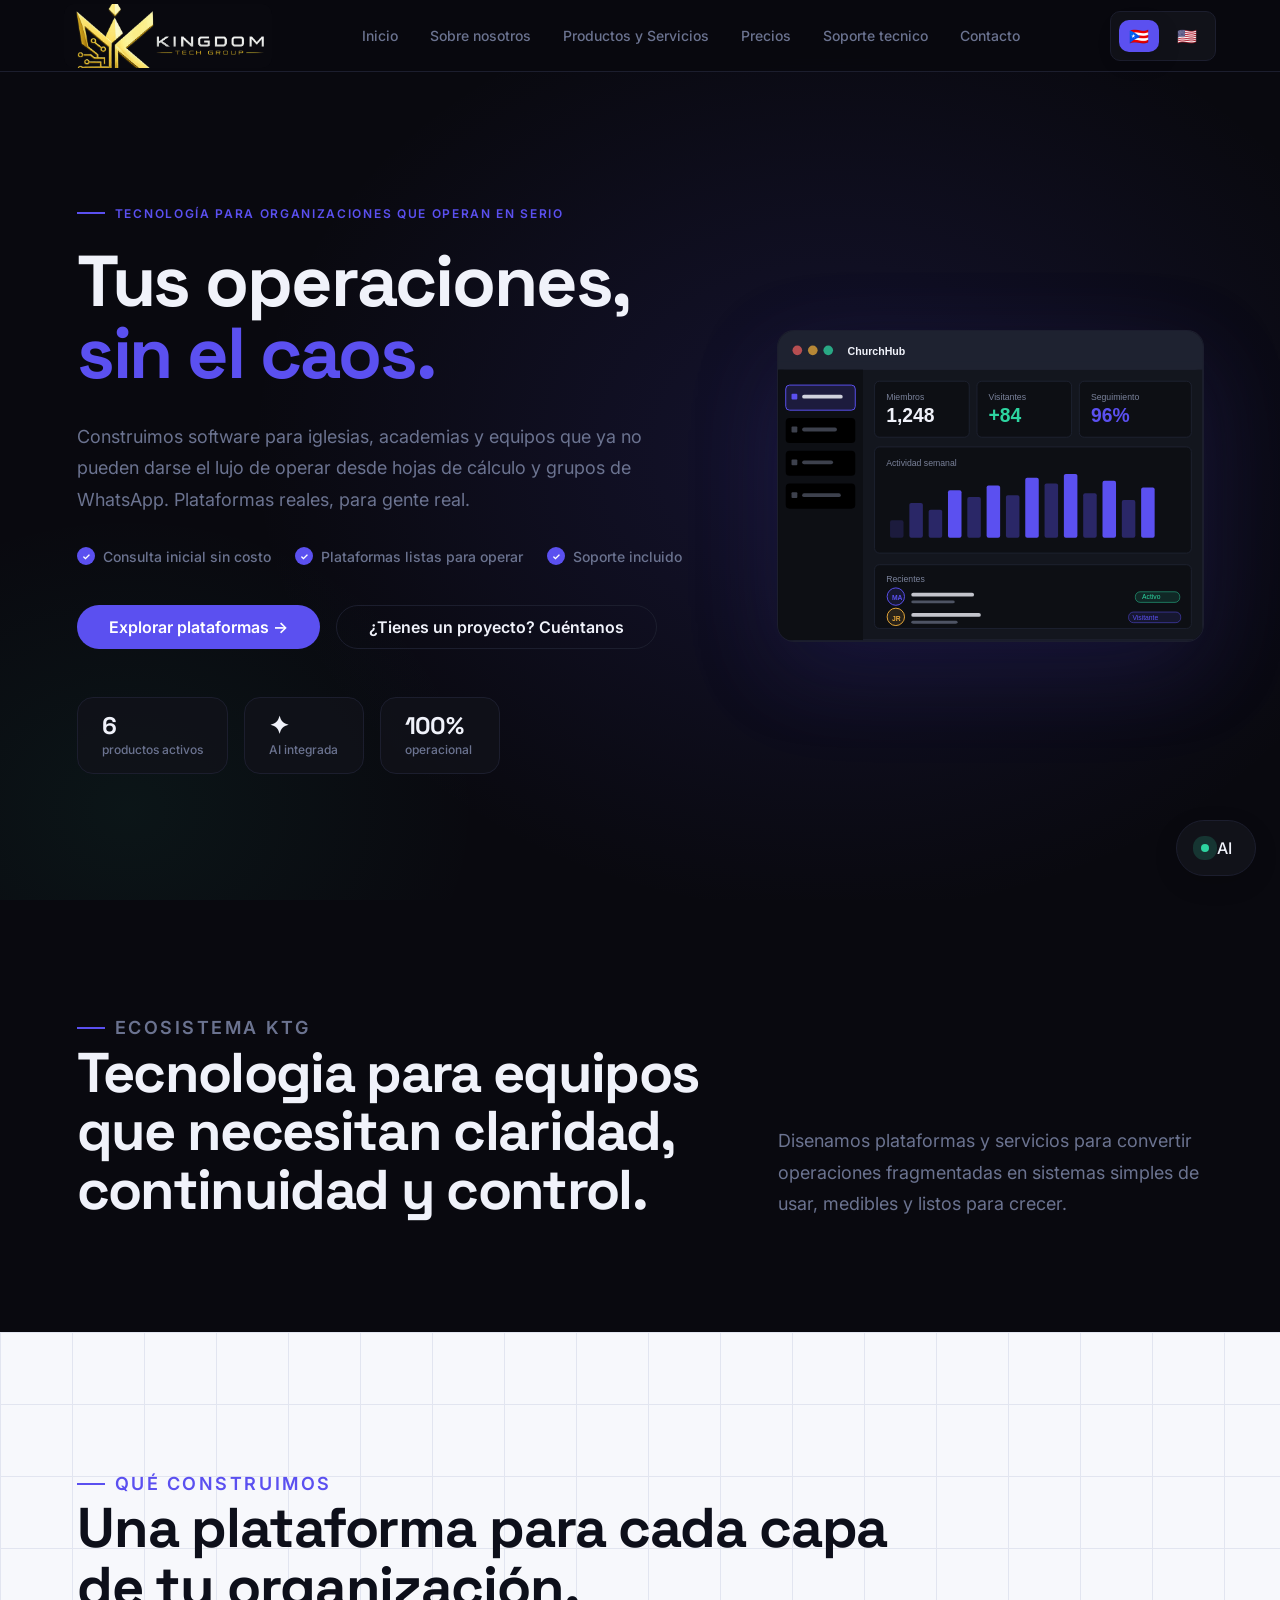
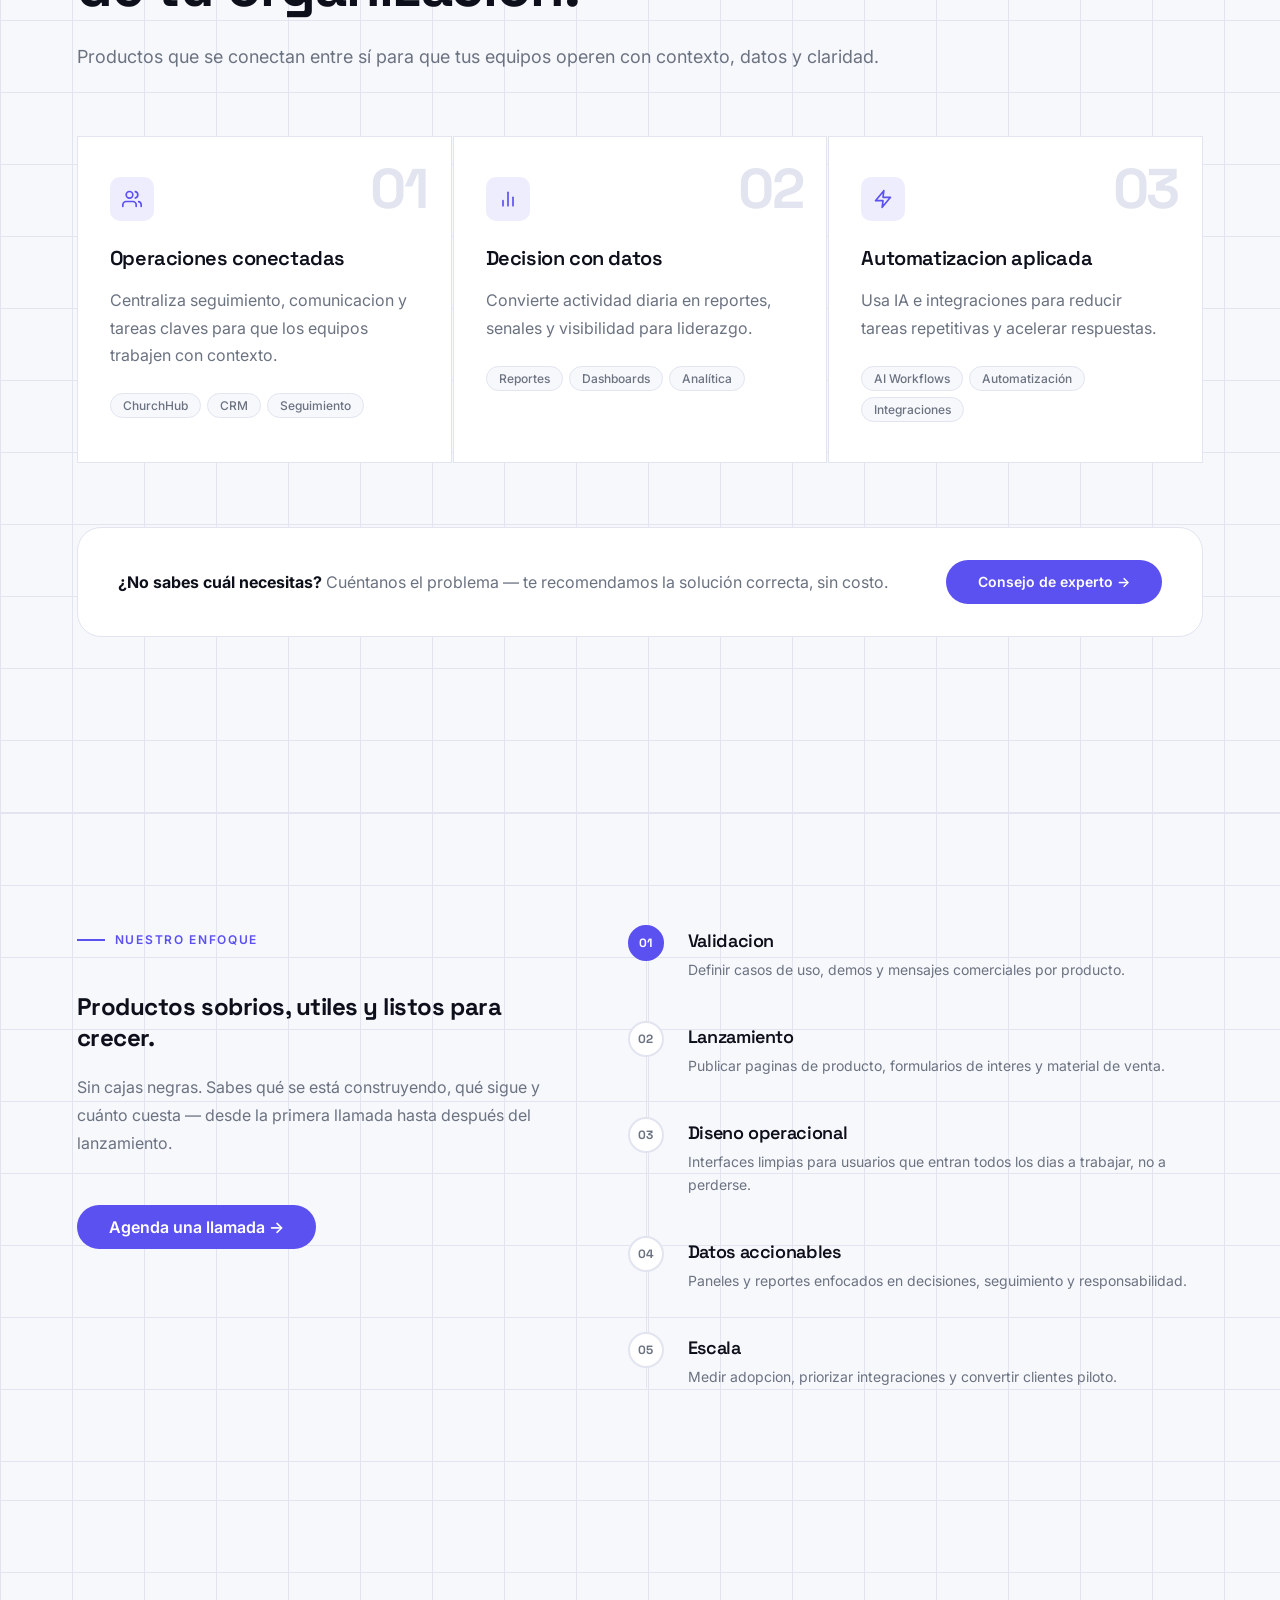
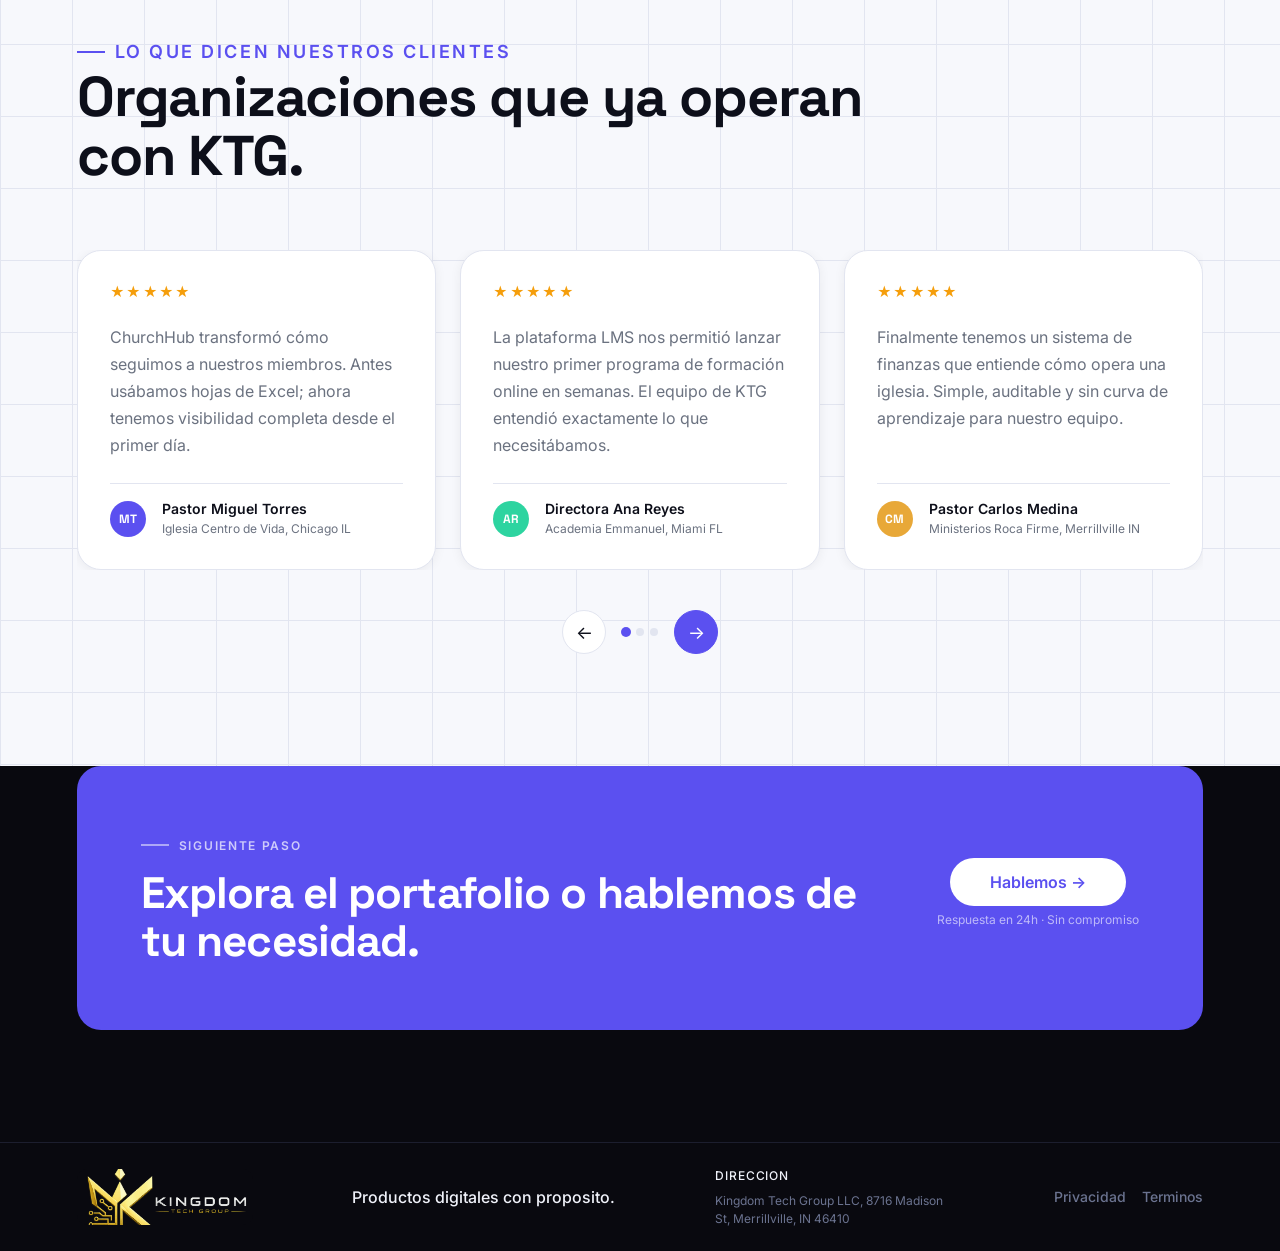
<file: index.html>
<!doctype html>
<html lang="es">
  <head>
    <meta charset="utf-8" />
    <meta name="viewport" content="width=device-width, initial-scale=1" />
    <meta
      name="description"
      content="Kingdom Tech Group desarrolla productos digitales para iglesias, organizaciones educativas y equipos que necesitan operar con claridad."
    />
    <meta property="og:title" content="Kingdom Tech Group | Productos digitales con proposito" />
    <meta property="og:description" content="Construimos software para iglesias, academias y equipos. Plataformas reales, para gente real." />
    <meta property="og:type" content="website" />
    <meta property="og:url" content="https://kingdomtechgroup.org/" />
    <meta property="og:image" content="https://kingdomtechgroup.org/assets/kingdom-tech-logo-original.png" />
    <meta name="twitter:card" content="summary_large_image" />
    <meta name="twitter:title" content="Kingdom Tech Group | Productos digitales con proposito" />
    <meta name="twitter:description" content="Construimos software para iglesias, academias y equipos. Plataformas reales, para gente real." />
    <title data-i18n="meta.title">Kingdom Tech Group | Productos digitales con proposito</title>
    <link rel="icon" href="assets/kingdom-tech-logo-original.png" />
    <link rel="preconnect" href="https://fonts.googleapis.com" />
    <link rel="preconnect" href="https://fonts.gstatic.com" crossorigin />
    <link
      href="https://fonts.googleapis.com/css2?family=Space+Grotesk:wght@500;600;700&family=Inter:wght@400;500&display=swap"
      rel="stylesheet"
    />
    <link rel="stylesheet" href="styles.css" />
  </head>
  <body>
    <header class="site-header">
      <a class="brand" href="#inicio" aria-label="Kingdom Tech Group inicio">
        <span class="brand-logo-frame">
          <img src="assets/kingdom-tech-logo-original.png" alt="" class="brand-logo" />
        </span>
        <span class="sr-only">Kingdom Tech Group</span>
      </a>
      <nav class="desktop-nav" aria-label="Navegacion principal">
        <a href="index.html" data-i18n="nav.home">Inicio</a>
        <a href="about.html" data-i18n="nav.about">Sobre nosotros</a>
        <div class="nav-mega">
          <a class="nav-mega-trigger" href="products.html" data-i18n="nav.productsServices">Productos y Servicios</a>
          <div class="mega-menu" role="menu">
            <p class="mega-title" data-i18n="mega.title">Explora KTG</p>
            <div class="mega-grid">
              <section class="mega-panel mega-platforms">
                <h3 data-i18n="mega.platforms.title">Plataformas</h3>
                <p data-i18n="mega.platforms.copy">Productos para operar, comunicar, formar y administrar mejor.</p>
                <div class="mega-links">
                  <a href="products.html"><span>CH</span>ChurchHub</a>
                  <a href="products.html"><span>LMS</span>LMS Platform</a>
                  <a href="products.html"><span>FI</span>Finanzas Iglesia</a>
                  <a href="products.html"><span>DS</span>KTG-Signage</a>
                  <a href="products.html"><span>VE</span><span data-i18n="product.voting.title">Voto Electronico</span></a>
                </div>
              </section>
              <section class="mega-panel mega-services">
                <h3 data-i18n="mega.services.title">Servicios</h3>
                <p data-i18n="mega.services.copy">Acompañamiento para lanzar, integrar y automatizar tus operaciones.</p>
                <div class="mega-links">
                  <a href="products.html"><span>AI</span>AI Workflows</a>
                  <a href="products.html"><span>UX</span><span data-i18n="services.strategy.title">Consultoria de producto</span></a>
                  <a href="products.html"><span>API</span><span data-i18n="services.integration.title">Integraciones</span></a>
                  <a href="support.html"><span>ST</span><span data-i18n="nav.support">Soporte tecnico</span></a>
                </div>
              </section>
            </div>
            <a class="mega-footer" href="products.html" data-i18n="mega.footer">Ver todos los productos y servicios</a>
          </div>
        </div>
        <a href="pricing.html" data-i18n="nav.pricing">Precios</a>
        <a href="support.html" data-i18n="nav.support">Soporte</a>
        <a href="contact.html" data-i18n="nav.contact">Contacto</a>
      </nav>
      <div class="language-switch" role="group" aria-label="Language selector">
        <button type="button" data-language-option="es" aria-label="Español Puerto Rico">🇵🇷</button>
        <button type="button" data-language-option="en" aria-label="English United States">🇺🇸</button>
      </div>
      <button class="menu-toggle" type="button" aria-label="Abrir menu" aria-expanded="false">
        <span></span>
        <span></span>
      </button>
    </header>

    <nav class="mobile-nav" aria-label="Navegacion movil">
      <a href="index.html" data-i18n="nav.home">Inicio</a>
      <a href="about.html" data-i18n="nav.about">Sobre nosotros</a>
      <a href="products.html" data-i18n="nav.productsServices">Productos y Servicios</a>
      <a href="pricing.html" data-i18n="nav.pricing">Precios</a>
      <a href="support.html" data-i18n="nav.support">Soporte</a>
      <a href="contact.html" data-i18n="nav.contact">Contacto</a>
    </nav>

    <main>
      <!-- ── HERO ── -->
      <section class="hero" id="inicio">
        <div class="hero-shell">
          <div class="hero-content">
            <p class="eyebrow" data-i18n="hero.eyebrow">TECNOLOGÍA PARA ORGANIZACIONES QUE OPERAN EN SERIO</p>
            <h1>Tus operaciones,<br /><span class="hero-accent" data-i18n-html="hero.titleAccent">sin el caos.</span></h1>
            <p class="hero-copy" data-i18n="hero.copy">
              Construimos software para iglesias, academias y equipos que ya no pueden darse el lujo
              de operar desde hojas de cálculo y grupos de WhatsApp. Plataformas reales, para gente real.
            </p>
            <ul class="hero-checklist">
              <li data-i18n="hero.check1">Consulta inicial sin costo</li>
              <li data-i18n="hero.check2">Plataformas listas para operar</li>
              <li data-i18n="hero.check3">Soporte incluido</li>
            </ul>
            <div class="hero-actions">
              <a class="button primary" href="products.html" data-i18n="hero.productsCta">Explorar plataformas →</a>
              <a class="button secondary" href="contact.html" data-i18n="hero.contactCta">Hablemos</a>
            </div>
            <ul class="hero-stats" aria-label="Indicadores de Kingdom Tech Group">
              <li>
                <strong class="stat-value">6</strong>
                <span class="stat-label" data-i18n="metrics.products">productos activos</span>
              </li>
              <li>
                <strong class="stat-value">✦</strong>
                <span class="stat-label" data-i18n="metrics.ai">AI integrada</span>
              </li>
              <li>
                <strong class="stat-value">100%</strong>
                <span class="stat-label" data-i18n="metrics.operations">operacional</span>
              </li>
            </ul>
          </div>
          <div class="hero-visual" aria-hidden="true">
            <svg class="hero-dashboard" viewBox="0 0 440 320" xmlns="http://www.w3.org/2000/svg">
              <rect width="440" height="320" rx="8" fill="#13161E" stroke="#1E2230" stroke-width="1.5"/>
              <rect width="440" height="40" rx="8" fill="#1E2230"/>
              <rect y="32" width="440" height="8" fill="#1E2230"/>
              <circle cx="20" cy="20" r="5" fill="#E85D5D" opacity="0.75"/>
              <circle cx="36" cy="20" r="5" fill="#E8A838" opacity="0.75"/>
              <circle cx="52" cy="20" r="5" fill="#2DD4A0" opacity="0.75"/>
              <text x="72" y="25" font-family="sans-serif" font-size="11" fill="#F0F2FA" font-weight="600">ChurchHub</text>
              <rect x="0" y="40" width="88" height="280" fill="#0D0F14"/>
              <rect x="8" y="56" width="72" height="26" rx="4" fill="#5B50F030" stroke="#5B50F0" stroke-width="1"/>
              <rect x="14" y="65" width="6" height="6" rx="1" fill="#5B50F0"/>
              <rect x="25" y="66" width="42" height="4" rx="2" fill="#F0F2FA" opacity="0.85"/>
              <rect x="8" y="90" width="72" height="26" rx="4"/>
              <rect x="14" y="99" width="6" height="6" rx="1" fill="#7A829A" opacity="0.5"/>
              <rect x="25" y="100" width="36" height="4" rx="2" fill="#7A829A" opacity="0.5"/>
              <rect x="8" y="124" width="72" height="26" rx="4"/>
              <rect x="14" y="133" width="6" height="6" rx="1" fill="#7A829A" opacity="0.5"/>
              <rect x="25" y="134" width="32" height="4" rx="2" fill="#7A829A" opacity="0.5"/>
              <rect x="8" y="158" width="72" height="26" rx="4"/>
              <rect x="14" y="167" width="6" height="6" rx="1" fill="#7A829A" opacity="0.5"/>
              <rect x="25" y="168" width="40" height="4" rx="2" fill="#7A829A" opacity="0.5"/>
              <rect x="100" y="52" width="98" height="58" rx="5" fill="#0D0F14" stroke="#1E2230" stroke-width="1"/>
              <text x="112" y="71" font-family="sans-serif" font-size="9" fill="#7A829A">Miembros</text>
              <text x="112" y="94" font-family="sans-serif" font-size="20" fill="#F0F2FA" font-weight="700">1,248</text>
              <rect x="206" y="52" width="98" height="58" rx="5" fill="#0D0F14" stroke="#1E2230" stroke-width="1"/>
              <text x="218" y="71" font-family="sans-serif" font-size="9" fill="#7A829A">Visitantes</text>
              <text x="218" y="94" font-family="sans-serif" font-size="20" fill="#2DD4A0" font-weight="700">+84</text>
              <rect x="312" y="52" width="116" height="58" rx="5" fill="#0D0F14" stroke="#1E2230" stroke-width="1"/>
              <text x="324" y="71" font-family="sans-serif" font-size="9" fill="#7A829A">Seguimiento</text>
              <text x="324" y="94" font-family="sans-serif" font-size="20" fill="#5B50F0" font-weight="700">96%</text>
              <rect x="100" y="120" width="328" height="110" rx="5" fill="#0D0F14" stroke="#1E2230" stroke-width="1"/>
              <text x="112" y="140" font-family="sans-serif" font-size="9" fill="#7A829A">Actividad semanal</text>
              <rect x="116" y="196" width="14" height="18" rx="2" fill="#5B50F030"/>
              <rect x="136" y="178" width="14" height="36" rx="2" fill="#5B50F060"/>
              <rect x="156" y="185" width="14" height="29" rx="2" fill="#5B50F060"/>
              <rect x="176" y="165" width="14" height="49" rx="2" fill="#5B50F0"/>
              <rect x="196" y="172" width="14" height="42" rx="2" fill="#5B50F060"/>
              <rect x="216" y="160" width="14" height="54" rx="2" fill="#5B50F0"/>
              <rect x="236" y="170" width="14" height="44" rx="2" fill="#5B50F060"/>
              <rect x="256" y="152" width="14" height="62" rx="2" fill="#5B50F0"/>
              <rect x="276" y="158" width="14" height="56" rx="2" fill="#5B50F060"/>
              <rect x="296" y="148" width="14" height="66" rx="2" fill="#5B50F0"/>
              <rect x="316" y="168" width="14" height="46" rx="2" fill="#5B50F060"/>
              <rect x="336" y="155" width="14" height="59" rx="2" fill="#5B50F0"/>
              <rect x="356" y="175" width="14" height="39" rx="2" fill="#5B50F060"/>
              <rect x="376" y="162" width="14" height="52" rx="2" fill="#5B50F0"/>
              <rect x="100" y="242" width="328" height="66" rx="5" fill="#0D0F14" stroke="#1E2230" stroke-width="1"/>
              <text x="112" y="260" font-family="sans-serif" font-size="9" fill="#7A829A">Recientes</text>
              <circle cx="122" cy="275" r="9" fill="#5B50F020" stroke="#5B50F0" stroke-width="1"/>
              <text x="118" y="279" font-family="sans-serif" font-size="7" fill="#5B50F0" font-weight="700">MA</text>
              <rect x="138" y="271" width="65" height="4" rx="2" fill="#F0F2FA" opacity="0.8"/>
              <rect x="138" y="279" width="45" height="3" rx="2" fill="#7A829A" opacity="0.6"/>
              <rect x="370" y="270" width="46" height="11" rx="5" fill="#2DD4A020" stroke="#2DD4A0" stroke-width="0.5"/>
              <text x="377" y="278" font-family="sans-serif" font-size="7" fill="#2DD4A0">Activo</text>
              <circle cx="122" cy="296" r="9" fill="#E8A83820" stroke="#E8A838" stroke-width="1"/>
              <text x="118" y="300" font-family="sans-serif" font-size="7" fill="#E8A838" font-weight="700">JR</text>
              <rect x="138" y="292" width="72" height="4" rx="2" fill="#F0F2FA" opacity="0.8"/>
              <rect x="138" y="300" width="48" height="3" rx="2" fill="#7A829A" opacity="0.6"/>
              <rect x="363" y="291" width="54" height="11" rx="5" fill="#5B50F020" stroke="#5B50F0" stroke-width="0.5"/>
              <text x="367" y="299" font-family="sans-serif" font-size="7" fill="#5B50F0">Visitante</text>
            </svg>
          </div>
        </div>
      </section>

      <!-- ── INTRO STATEMENT (dark) ── -->
      <section class="home-intro section-dark">
        <div class="home-intro-inner">
          <div>
            <p class="eyebrow" data-i18n="home.statement.eyebrow">Ecosistema KTG</p>
            <h2 data-i18n="home.statement.title">Tecnología para equipos que necesitan claridad, continuidad y control.</h2>
          </div>
          <p data-i18n="home.statement.copy">
            Diseñamos plataformas y servicios para convertir operaciones fragmentadas en sistemas
            simples de usar, medibles y listos para crecer.
          </p>
        </div>
      </section>

      <!-- ── CAPABILITIES (light) ── -->
      <section class="section-light" aria-label="Capacidades">
        <div class="section-heading fade-up">
          <p class="eyebrow" data-i18n="home.capability.eyebrow">Qué construimos</p>
          <h2 data-i18n="home.capability.title">Una plataforma para <span class="hero-accent">cada capa</span> de tu organización.</h2>
          <p data-i18n="home.capability.intro">Productos que se conectan entre sí para que tus equipos operen con contexto, datos y claridad.</p>
        </div>
        <div class="feature-grid">
          <article class="feature-card fade-up">
            <span class="feature-card-num">01</span>
            <div class="feature-card-icon">
              <svg viewBox="0 0 24 24" fill="none" stroke="currentColor" stroke-width="2" stroke-linecap="round" stroke-linejoin="round"><path d="M17 21v-2a4 4 0 0 0-4-4H5a4 4 0 0 0-4 4v2"/><circle cx="9" cy="7" r="4"/><path d="M23 21v-2a4 4 0 0 0-3-3.87"/><path d="M16 3.13a4 4 0 0 1 0 7.75"/></svg>
            </div>
            <h3 data-i18n="home.capability.ops.title">Operaciones conectadas</h3>
            <p data-i18n="home.capability.ops.copy">Centraliza seguimiento, comunicación y tareas claves para que los equipos trabajen con contexto.</p>
            <ul class="feature-card-tags">
              <li>ChurchHub</li><li>CRM</li><li>Seguimiento</li>
            </ul>
          </article>
          <article class="feature-card fade-up">
            <span class="feature-card-num">02</span>
            <div class="feature-card-icon">
              <svg viewBox="0 0 24 24" fill="none" stroke="currentColor" stroke-width="2" stroke-linecap="round" stroke-linejoin="round"><line x1="18" y1="20" x2="18" y2="10"/><line x1="12" y1="20" x2="12" y2="4"/><line x1="6" y1="20" x2="6" y2="14"/></svg>
            </div>
            <h3 data-i18n="home.capability.data.title">Decisión con datos</h3>
            <p data-i18n="home.capability.data.copy">Convierte actividad diaria en reportes, señales y visibilidad para liderazgo.</p>
            <ul class="feature-card-tags">
              <li>Reportes</li><li>Dashboards</li><li>Analítica</li>
            </ul>
          </article>
          <article class="feature-card fade-up">
            <span class="feature-card-num">03</span>
            <div class="feature-card-icon">
              <svg viewBox="0 0 24 24" fill="none" stroke="currentColor" stroke-width="2" stroke-linecap="round" stroke-linejoin="round"><polyline points="13 2 3 14 12 14 11 22 21 10 12 10 13 2"/></svg>
            </div>
            <h3 data-i18n="home.capability.ai.title">Automatización aplicada</h3>
            <p data-i18n="home.capability.ai.copy">Usa IA e integraciones para reducir tareas repetitivas y acelerar respuestas.</p>
            <ul class="feature-card-tags">
              <li>AI Workflows</li><li>Automatización</li><li>Integraciones</li>
            </ul>
          </article>
        </div>

        <div class="cta-banner-inline">
          <p><strong data-i18n="home.bannerInline.question">¿No sabes cuál necesitas?</strong> <span data-i18n="home.bannerInline.copy">Cuéntanos el problema — te recomendamos la solución correcta, sin costo.</span></p>
          <a class="button primary" href="contact.html" data-i18n="home.bannerInline.cta">Consejo de experto →</a>
        </div>
      </section>

      <!-- ── APPROACH + ROADMAP (light) ── -->
      <section class="section-light roadmap-section">
        <div class="roadmap-inner">
          <div>
            <p class="eyebrow" data-i18n="approach.eyebrow">Nuestro enfoque</p>
            <h2 data-i18n="approach.title">Productos sobrios, útiles y listos para crecer.</h2>
            <p style="color:var(--color-light-muted);line-height:1.75;margin-top:1rem;" data-i18n="approach.copy">Sin cajas negras. Sabes qué se está construyendo, qué sigue y cuánto cuesta — desde la primera llamada hasta después del lanzamiento.</p>
            <a class="button primary" href="contact.html" style="margin-top:2rem;display:inline-flex;" data-i18n="approach.cta">Agenda una llamada →</a>
          </div>
          <div class="roadmap-steps">
            <div class="roadmap-step is-current">
              <div class="roadmap-step-num">01</div>
              <div>
                <h3 data-i18n="roadmap.validation.title">Validación</h3>
                <p data-i18n="roadmap.validation.copy">Definir casos de uso, demos y mensajes comerciales por producto.</p>
              </div>
            </div>
            <div class="roadmap-step">
              <div class="roadmap-step-num">02</div>
              <div>
                <h3 data-i18n="roadmap.launch.title">Lanzamiento</h3>
                <p data-i18n="roadmap.launch.copy">Publicar páginas de producto, formularios de interés y material de venta.</p>
              </div>
            </div>
            <div class="roadmap-step">
              <div class="roadmap-step-num">03</div>
              <div>
                <h3 data-i18n="approach.design.title">Diseño operacional</h3>
                <p data-i18n="approach.design.copy">Interfaces limpias para usuarios que entran todos los días a trabajar.</p>
              </div>
            </div>
            <div class="roadmap-step">
              <div class="roadmap-step-num">04</div>
              <div>
                <h3 data-i18n="approach.data.title">Datos accionables</h3>
                <p data-i18n="approach.data.copy">Paneles y reportes enfocados en decisiones, seguimiento y responsabilidad.</p>
              </div>
            </div>
            <div class="roadmap-step">
              <div class="roadmap-step-num">05</div>
              <div>
                <h3 data-i18n="roadmap.scale.title">Escala</h3>
                <p data-i18n="roadmap.scale.copy">Medir adopción, priorizar integraciones y convertir clientes piloto.</p>
              </div>
            </div>
          </div>
        </div>
      </section>

      <!-- ── TESTIMONIALS (light) ── -->
      <section class="section-light testimonials-section">
        <div class="section-heading fade-up">
          <p class="eyebrow" data-i18n="testimonials.eyebrow">Lo que dicen nuestros clientes</p>
          <h2 data-i18n="testimonials.title">Organizaciones que ya operan con KTG.</h2>
        </div>
        <div class="testimonials-track-wrap">
          <div class="testimonials-track" id="testimonialsTrack">
            <div class="testimonial-card fade-up">
              <div class="testimonial-stars">★★★★★</div>
              <p class="testimonial-quote" data-i18n="testimonial.1.quote">"ChurchHub transformó cómo seguimos a nuestros miembros. Antes usábamos hojas de Excel; ahora tenemos visibilidad completa desde el primer día."</p>
              <footer class="testimonial-footer">
                <div class="testimonial-avatar" style="background:#5B50F0;">MT</div>
                <div>
                  <strong data-i18n="testimonial.1.name">Pastor Miguel Torres</strong>
                  <span data-i18n="testimonial.1.org">Iglesia Centro de Vida, Chicago IL</span>
                </div>
              </footer>
            </div>
            <div class="testimonial-card fade-up">
              <div class="testimonial-stars">★★★★★</div>
              <p class="testimonial-quote" data-i18n="testimonial.2.quote">"La plataforma LMS nos permitió lanzar nuestro primer programa de formación online en semanas. El equipo de KTG entendió exactamente lo que necesitábamos."</p>
              <footer class="testimonial-footer">
                <div class="testimonial-avatar" style="background:#2DD4A0;">AR</div>
                <div>
                  <strong data-i18n="testimonial.2.name">Directora Ana Reyes</strong>
                  <span data-i18n="testimonial.2.org">Academia Emmanuel, Miami FL</span>
                </div>
              </footer>
            </div>
            <div class="testimonial-card fade-up">
              <div class="testimonial-stars">★★★★★</div>
              <p class="testimonial-quote" data-i18n="testimonial.3.quote">"Finalmente tenemos un sistema de finanzas que entiende cómo opera una iglesia. Simple, auditable y sin curva de aprendizaje."</p>
              <footer class="testimonial-footer">
                <div class="testimonial-avatar" style="background:#E8A838;">CM</div>
                <div>
                  <strong data-i18n="testimonial.3.name">Pastor Carlos Medina</strong>
                  <span data-i18n="testimonial.3.org">Ministerios Roca Firme, Merrillville IN</span>
                </div>
              </footer>
            </div>
          </div>
        </div>
        <div class="testimonials-controls">
          <button class="testimonials-arrow prev" id="testimonialsPrev" aria-label="Anterior">←</button>
          <div class="testimonials-dots" id="testimonialsDots">
            <button class="is-active"></button>
            <button></button>
            <button></button>
          </div>
          <button class="testimonials-arrow next" id="testimonialsNext" aria-label="Siguiente">→</button>
        </div>
      </section>

      <!-- ── CTA ACCENT ── -->
      <div class="cta-accent">
        <div class="cta-accent-inner">
          <div>
            <p class="eyebrow" data-i18n="home.cta.eyebrow">Siguiente paso</p>
            <h2 data-i18n="home.cta.title">Explora el portafolio o hablemos de tu necesidad.</h2>
          </div>
          <div style="text-align:center;">
            <a class="button" href="contact.html" data-i18n="home.cta.contactCta">Hablemos →</a>
            <p class="cta-accent-sub" data-i18n="home.cta.sub">Respuesta en 24h · Sin compromiso</p>
          </div>
        </div>
      </div>
    </main>

    <section class="ai-agent" aria-label="Agente de inteligencia artificial">
      <button
        class="ai-agent-toggle"
        type="button"
        aria-label="Abrir agente de IA"
        aria-expanded="false"
      >
        <span class="ai-pulse"></span>
        <span>AI</span>
      </button>

      <div class="ai-agent-panel" role="dialog" aria-label="Agente de IA de Kingdom Tech Group">
        <header class="ai-agent-header">
          <div>
            <span class="ai-agent-kicker" data-i18n="agent.kicker">Agente IA</span>
            <h2>Asistente KTG</h2>
          </div>
          <button class="ai-agent-close" type="button" aria-label="Cerrar agente de IA">x</button>
        </header>

        <div class="ai-agent-body" aria-live="polite">
          <div class="ai-message bot">
            <span class="ai-avatar">KTG</span>
            <p>
              <span data-i18n="agent.welcome">Hola. Soy el asistente de Kingdom Tech Group. Puedo orientarte sobre productos,
              recomendar una solucion y ayudarte a iniciar una conversacion con el equipo.
              </span>
            </p>
          </div>
        </div>

        <div class="ai-agent-prompts" aria-label="Preguntas rapidas">
          <button type="button" data-prompt="Quiero una demo de ChurchHub" data-i18n="agent.prompt.churchhub">Demo ChurchHub</button>
          <button type="button" data-prompt="Necesito una plataforma de cursos" data-i18n="agent.prompt.courses">Cursos</button>
          <button type="button" data-prompt="Necesito pantallas digitales para anuncios" data-i18n="agent.prompt.signage">Signage</button>
          <button type="button" data-prompt="Quiero organizar una votacion electronica" data-i18n="agent.prompt.voting">Votacion</button>
          <button type="button" data-prompt="Busco automatizar procesos con IA" data-i18n="agent.prompt.automation">Automatizar</button>
        </div>

        <form class="ai-agent-form">
          <label class="sr-only" for="ai-agent-input" data-i18n="agent.inputLabel">Escribe tu mensaje</label>
          <input
            id="ai-agent-input"
            name="message"
            type="text"
            autocomplete="off"
            placeholder="Preguntame sobre los productos..."
            data-i18n-placeholder="agent.placeholder"
          />
          <button type="submit" data-i18n="agent.send">Enviar</button>
        </form>
      </div>
    </section>

    <footer class="site-footer">
      <span class="footer-brand">
        <span class="footer-logo-frame">
          <img src="assets/kingdom-tech-logo-original.png" alt="" class="footer-logo" />
        </span>
        <span class="sr-only">Kingdom Tech Group</span>
      </span>
      <span class="footer-copy" data-i18n="footer.copy">Productos digitales con proposito.</span>
      <address class="footer-address">
        <strong data-i18n="footer.addressLabel">Direccion</strong>
        <span data-i18n="business.address">Kingdom Tech Group LLC, 8716 Madison St, Merrillville, IN 46410</span>
      </address>
      <nav class="footer-links" aria-label="Legal">
        <a href="privacy.html" data-i18n="nav.privacy">Privacidad</a>
        <a href="terms.html" data-i18n="nav.terms">Terminos</a>
      </nav>
    </footer>

    <script src="script.js"></script>
  </body>
</html>
</file>
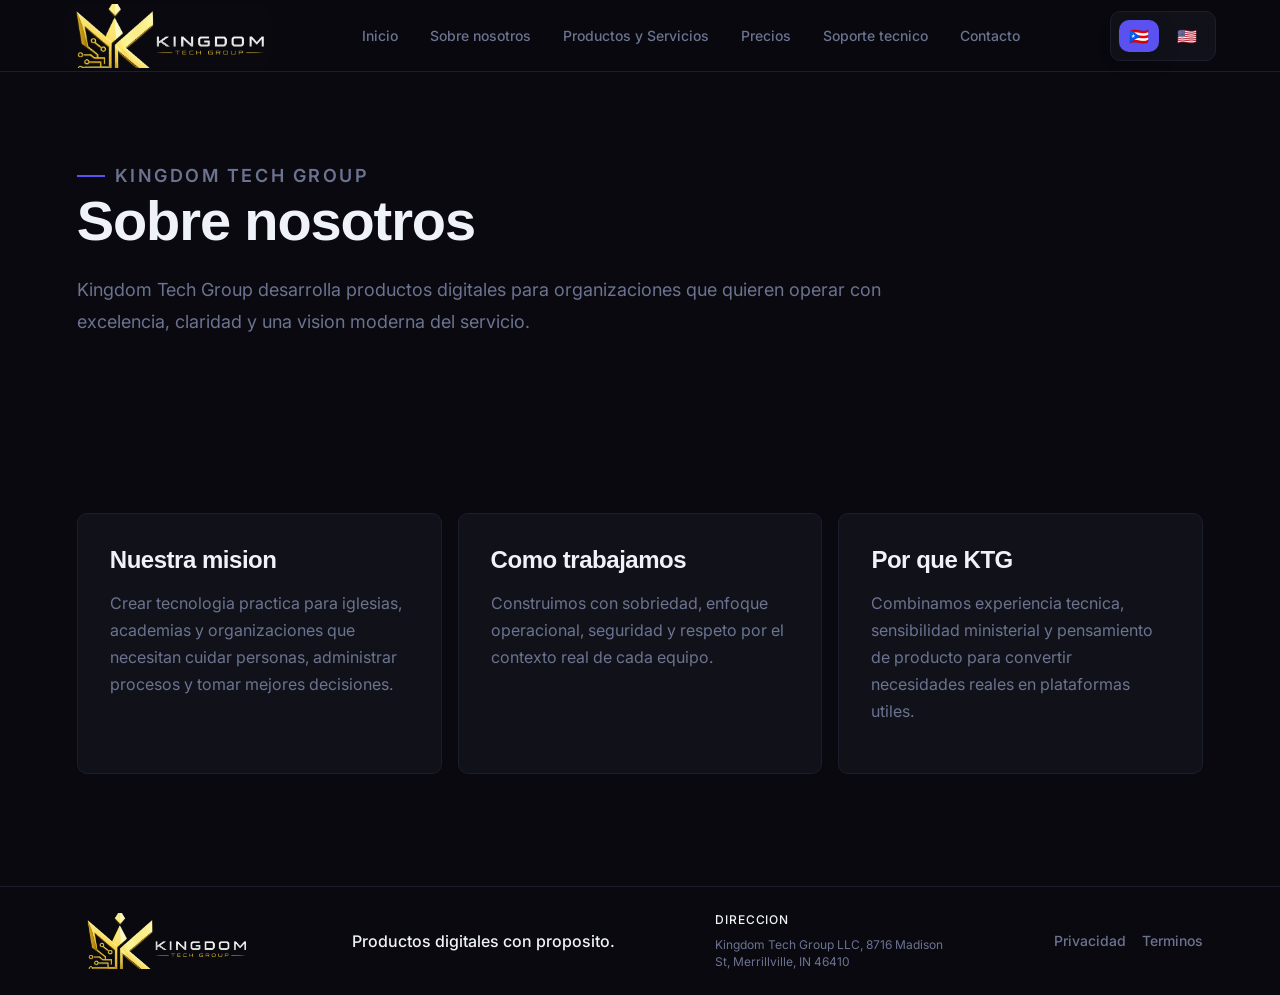
<file: about.html>
<!doctype html>
<html lang="es">
  <head>
    <meta charset="utf-8" />
    <meta name="viewport" content="width=device-width, initial-scale=1" />
    <meta name="description" content="About Kingdom Tech Group." />
    <meta property="og:title" content="Nosotros | Kingdom Tech Group" />
    <meta property="og:description" content="Conoce al equipo detrás de Kingdom Tech Group y nuestra misión de servir a iglesias y organizaciones con tecnología de propósito." />
    <meta property="og:type" content="website" />
    <meta property="og:url" content="https://kingdomtechgroup.org/about" />
    <meta property="og:image" content="https://kingdomtechgroup.org/assets/kingdom-tech-logo-original.png" />
    <meta name="twitter:card" content="summary_large_image" />
    <title data-i18n="about.title">Sobre nosotros</title>
    <link rel="icon" href="assets/kingdom-tech-logo-original.png" />
    <link rel="preconnect" href="https://fonts.googleapis.com" />
    <link rel="preconnect" href="https://fonts.gstatic.com" crossorigin />
    <link
      href="https://fonts.googleapis.com/css2?family=Inter:wght@400;500&family=Syne:wght@700;800&display=swap"
      rel="stylesheet"
    />
    <link rel="stylesheet" href="styles.css" />
  </head>
  <body>
    <header class="site-header">
      <a class="brand" href="index.html" aria-label="Kingdom Tech Group inicio">
        <span class="brand-logo-frame">
          <img src="assets/kingdom-tech-logo-original.png" alt="" class="brand-logo" />
        </span>
        <span class="sr-only">Kingdom Tech Group</span>
      </a>
      <nav class="desktop-nav" aria-label="Navegacion principal">
        <a href="index.html" data-i18n="nav.home">Inicio</a>
        <a href="about.html" data-i18n="nav.about">Sobre nosotros</a>
        <div class="nav-mega">
          <a class="nav-mega-trigger" href="products.html" data-i18n="nav.productsServices">Productos y Servicios</a>
          <div class="mega-menu" role="menu">
            <p class="mega-title" data-i18n="mega.title">Explora KTG</p>
            <div class="mega-grid">
              <section class="mega-panel mega-platforms">
                <h3 data-i18n="mega.platforms.title">Plataformas</h3>
                <p data-i18n="mega.platforms.copy">Productos para operar, comunicar, formar y administrar mejor.</p>
                <div class="mega-links">
                  <a href="products.html"><span>CH</span>ChurchHub</a>
                  <a href="products.html"><span>LMS</span>LMS Platform</a>
                  <a href="products.html"><span>FI</span>Finanzas Iglesia</a>
                  <a href="products.html"><span>DS</span>KTG-Signage</a>
                  <a href="products.html"><span>VE</span><span data-i18n="product.voting.title">Voto Electronico</span></a>
                </div>
              </section>
              <section class="mega-panel mega-services">
                <h3 data-i18n="mega.services.title">Servicios</h3>
                <p data-i18n="mega.services.copy">Acompañamiento para lanzar, integrar y automatizar tus operaciones.</p>
                <div class="mega-links">
                  <a href="products.html"><span>AI</span>AI Workflows</a>
                  <a href="products.html"><span>UX</span><span data-i18n="services.strategy.title">Consultoria de producto</span></a>
                  <a href="products.html"><span>API</span><span data-i18n="services.integration.title">Integraciones</span></a>
                  <a href="support.html"><span>ST</span><span data-i18n="nav.support">Soporte tecnico</span></a>
                </div>
              </section>
            </div>
            <a class="mega-footer" href="products.html" data-i18n="mega.footer">Ver todos los productos y servicios</a>
          </div>
        </div>
        <a href="pricing.html" data-i18n="nav.pricing">Precios</a>
        <a href="support.html" data-i18n="nav.support">Soporte</a>
        <a href="contact.html" data-i18n="nav.contact">Contacto</a>
      </nav>
      <div class="language-switch" role="group" aria-label="Language selector">
        <button type="button" data-language-option="es" aria-label="Español Puerto Rico">🇵🇷</button>
        <button type="button" data-language-option="en" aria-label="English United States">🇺🇸</button>
      </div>
      <button class="menu-toggle" type="button" aria-label="Abrir menu" aria-expanded="false">
        <span></span>
        <span></span>
      </button>
    </header>

    <nav class="mobile-nav" aria-label="Navegacion movil">
      <a href="index.html" data-i18n="nav.home">Inicio</a>
      <a href="about.html" data-i18n="nav.about">Sobre nosotros</a>
      <a href="products.html" data-i18n="nav.productsServices">Productos y Servicios</a>
      <a href="pricing.html" data-i18n="nav.pricing">Precios</a>
      <a href="support.html" data-i18n="nav.support">Soporte</a>
      <a href="contact.html" data-i18n="nav.contact">Contacto</a>
    </nav>

    <main>
      <section class="page-hero">
        <p class="eyebrow">Kingdom Tech Group</p>
        <h1 data-i18n="about.title">Sobre nosotros</h1>
        <p data-i18n="about.intro">
          Kingdom Tech Group desarrolla productos digitales para organizaciones que quieren operar
          con excelencia, claridad y una vision moderna del servicio.
        </p>
      </section>

      <section class="page-band">
        <div class="page-grid">
          <article class="page-card">
            <h2 data-i18n="about.mission.title">Nuestra mision</h2>
            <p data-i18n="about.mission.copy">
              Crear tecnologia practica para iglesias, academias y organizaciones que necesitan
              cuidar personas, administrar procesos y tomar mejores decisiones.
            </p>
          </article>
          <article class="page-card">
            <h2 data-i18n="about.values.title">Como trabajamos</h2>
            <p data-i18n="about.values.copy">
              Construimos con sobriedad, enfoque operacional, seguridad y respeto por el contexto
              real de cada equipo.
            </p>
          </article>
          <article class="page-card">
            <h2 data-i18n="about.why.title">Por que KTG</h2>
            <p data-i18n="about.why.copy">
              Combinamos experiencia tecnica, sensibilidad ministerial y pensamiento de producto
              para convertir necesidades reales en plataformas utiles.
            </p>
          </article>
        </div>
      </section>
    </main>

    <footer class="site-footer">
      <span class="footer-brand">
        <span class="footer-logo-frame">
          <img src="assets/kingdom-tech-logo-original.png" alt="" class="footer-logo" />
        </span>
        <span class="sr-only">Kingdom Tech Group</span>
      </span>
      <span class="footer-copy" data-i18n="footer.copy">Productos digitales con proposito.</span>
      <address class="footer-address">
        <strong data-i18n="footer.addressLabel">Direccion</strong>
        <span data-i18n="business.address">Kingdom Tech Group LLC, 8716 Madison St, Merrillville, IN 46410</span>
      </address>
      <nav class="footer-links" aria-label="Legal">
        <a href="privacy.html" data-i18n="nav.privacy">Privacidad</a>
        <a href="terms.html" data-i18n="nav.terms">Terminos</a>
      </nav>
    </footer>

    <script src="script.js"></script>
  </body>
</html>
</file>
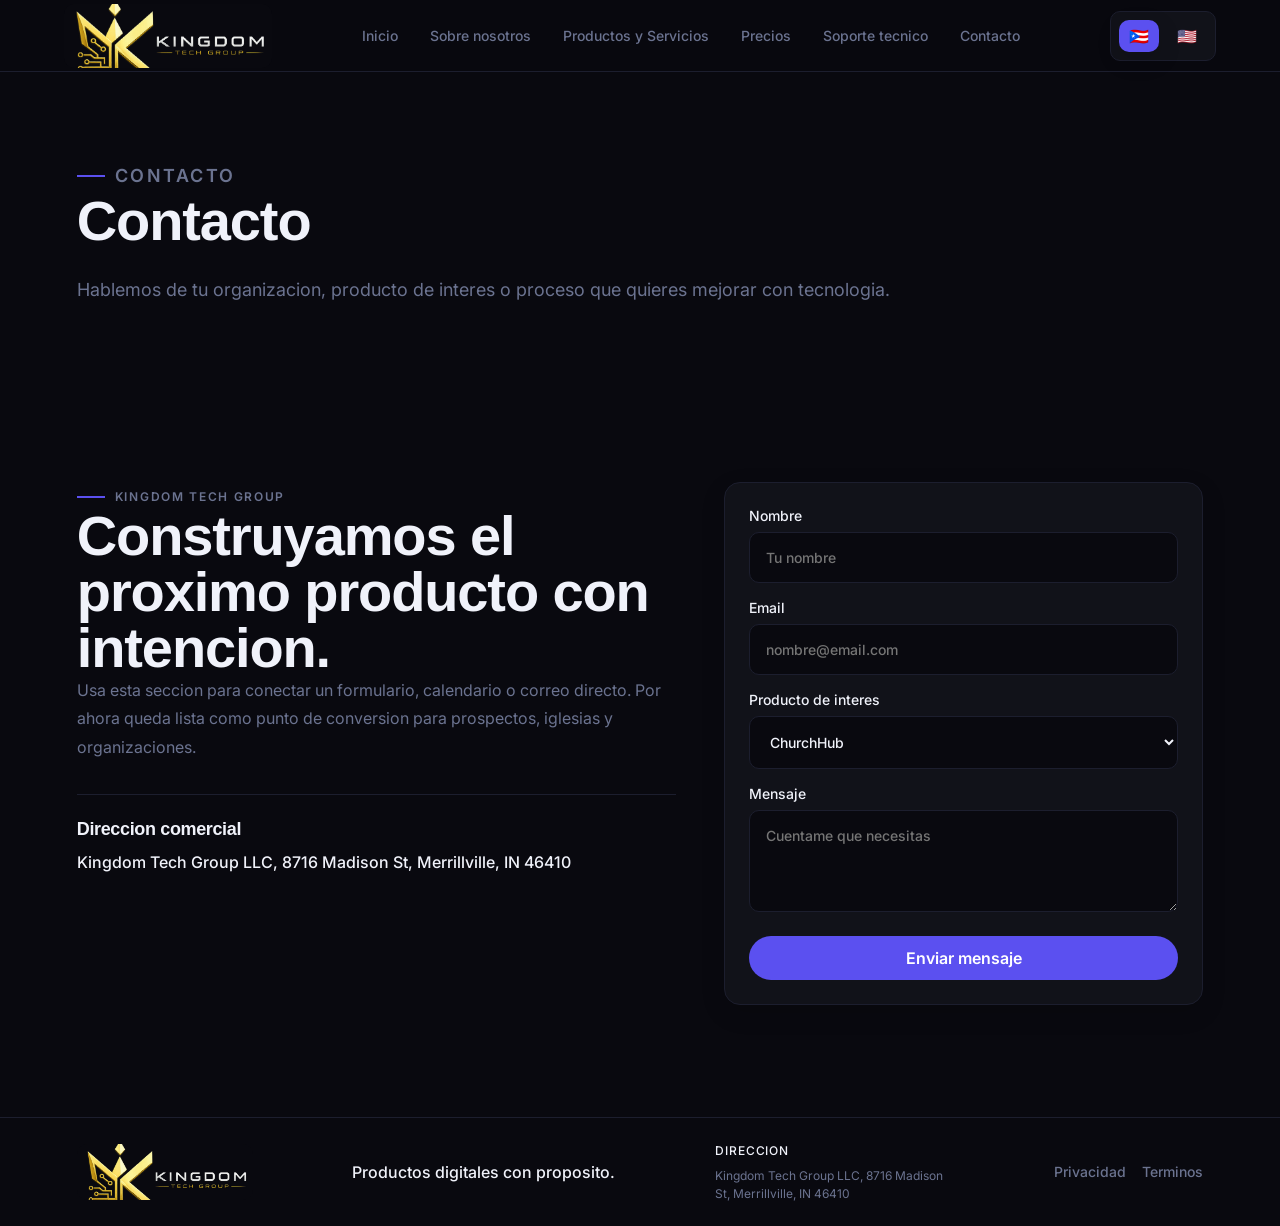
<file: contact.html>
<!doctype html>
<html lang="es">
  <head>
    <meta charset="utf-8" />
    <meta name="viewport" content="width=device-width, initial-scale=1" />
    <meta name="description" content="Contact Kingdom Tech Group." />
    <meta property="og:title" content="Contacto | Kingdom Tech Group" />
    <meta property="og:description" content="Ponte en contacto con Kingdom Tech Group para comenzar tu proyecto o resolver cualquier duda." />
    <meta property="og:type" content="website" />
    <meta property="og:url" content="https://kingdomtechgroup.org/contact" />
    <meta property="og:image" content="https://kingdomtechgroup.org/assets/kingdom-tech-logo-original.png" />
    <meta name="twitter:card" content="summary_large_image" />
    <title data-i18n="contactPage.title">Contacto</title>
    <link rel="icon" href="assets/kingdom-tech-logo-original.png" />
    <link rel="preconnect" href="https://fonts.googleapis.com" />
    <link rel="preconnect" href="https://fonts.gstatic.com" crossorigin />
    <link href="https://fonts.googleapis.com/css2?family=Inter:wght@400;500&family=Syne:wght@700;800&display=swap" rel="stylesheet" />
    <link rel="stylesheet" href="styles.css" />
  </head>
  <body>
    <header class="site-header">
      <a class="brand" href="index.html" aria-label="Kingdom Tech Group inicio"><span class="brand-logo-frame"><img src="assets/kingdom-tech-logo-original.png" alt="" class="brand-logo" /></span><span class="sr-only">Kingdom Tech Group</span></a>
      <nav class="desktop-nav" aria-label="Navegacion principal">
        <a href="index.html" data-i18n="nav.home">Inicio</a>
        <a href="about.html" data-i18n="nav.about">Sobre nosotros</a>
        <div class="nav-mega">
          <a class="nav-mega-trigger" href="products.html" data-i18n="nav.productsServices">Productos y Servicios</a>
          <div class="mega-menu" role="menu">
            <p class="mega-title" data-i18n="mega.title">Explora KTG</p>
            <div class="mega-grid">
              <section class="mega-panel mega-platforms">
                <h3 data-i18n="mega.platforms.title">Plataformas</h3>
                <p data-i18n="mega.platforms.copy">Productos para operar, comunicar, formar y administrar mejor.</p>
                <div class="mega-links">
                  <a href="products.html"><span>CH</span>ChurchHub</a>
                  <a href="products.html"><span>LMS</span>LMS Platform</a>
                  <a href="products.html"><span>FI</span>Finanzas Iglesia</a>
                  <a href="products.html"><span>DS</span>KTG-Signage</a>
                  <a href="products.html"><span>VE</span><span data-i18n="product.voting.title">Voto Electronico</span></a>
                </div>
              </section>
              <section class="mega-panel mega-services">
                <h3 data-i18n="mega.services.title">Servicios</h3>
                <p data-i18n="mega.services.copy">Acompañamiento para lanzar, integrar y automatizar tus operaciones.</p>
                <div class="mega-links">
                  <a href="products.html"><span>AI</span>AI Workflows</a>
                  <a href="products.html"><span>UX</span><span data-i18n="services.strategy.title">Consultoria de producto</span></a>
                  <a href="products.html"><span>API</span><span data-i18n="services.integration.title">Integraciones</span></a>
                  <a href="support.html"><span>ST</span><span data-i18n="nav.support">Soporte tecnico</span></a>
                </div>
              </section>
            </div>
            <a class="mega-footer" href="products.html" data-i18n="mega.footer">Ver todos los productos y servicios</a>
          </div>
        </div>
        <a href="pricing.html" data-i18n="nav.pricing">Precios</a>
        <a href="support.html" data-i18n="nav.support">Soporte</a>
        <a href="contact.html" data-i18n="nav.contact">Contacto</a>
      </nav>
      <div class="language-switch" role="group" aria-label="Language selector"><button type="button" data-language-option="es" aria-label="Español Puerto Rico">🇵🇷</button><button type="button" data-language-option="en" aria-label="English United States">🇺🇸</button></div>
      <button class="menu-toggle" type="button" aria-label="Abrir menu" aria-expanded="false"><span></span><span></span></button>
    </header>

    <nav class="mobile-nav" aria-label="Navegacion movil">
      <a href="index.html" data-i18n="nav.home">Inicio</a>
      <a href="about.html" data-i18n="nav.about">Sobre nosotros</a>
      <a href="products.html" data-i18n="nav.productsServices">Productos y Servicios</a>
      <a href="pricing.html" data-i18n="nav.pricing">Precios</a>
      <a href="support.html" data-i18n="nav.support">Soporte</a>
      <a href="contact.html" data-i18n="nav.contact">Contacto</a>
    </nav>

    <main>
      <section class="page-hero">
        <p class="eyebrow" data-i18n="nav.contact">Contacto</p>
        <h1 data-i18n="contactPage.title">Contacto</h1>
        <p data-i18n="contactPage.intro">Hablemos de tu organizacion, producto de interes o proceso que quieres mejorar con tecnologia.</p>
      </section>

      <section class="contact">
        <div>
          <p class="eyebrow">Kingdom Tech Group</p>
          <h2 data-i18n="contact.title">Construyamos el proximo producto con intencion.</h2>
          <p data-i18n="contact.copy">Usa esta seccion para conectar un formulario, calendario o correo directo.</p>
          <div class="contact-address">
            <h3 data-i18n="contact.address.title">Direccion comercial</h3>
            <p data-i18n="contact.address.copy">Kingdom Tech Group LLC, 8716 Madison St, Merrillville, IN 46410</p>
          </div>
        </div>
        <form class="contact-form">
          <label><span data-i18n="form.name">Nombre</span><input type="text" name="name" placeholder="Tu nombre" data-i18n-placeholder="form.namePlaceholder" /></label>
          <label><span>Email</span><input type="email" name="email" placeholder="nombre@email.com" /></label>
          <label>
            <span data-i18n="form.product">Producto de interes</span>
            <select name="product">
              <option>ChurchHub</option>
              <option>LMS Platform</option>
              <option>Finanzas Iglesia</option>
              <option>AI Workflows</option>
              <option>KTG-Signage</option>
              <option data-i18n="product.voting.title">Voto Electronico</option>
            </select>
          </label>
          <label><span data-i18n="form.message">Mensaje</span><textarea name="message" rows="4" placeholder="Cuentame que necesitas" data-i18n-placeholder="form.messagePlaceholder"></textarea></label>
          <button class="button primary" type="submit" data-i18n="form.submit">Enviar mensaje</button>
        </form>
      </section>
    </main>

    <footer class="site-footer">
      <span class="footer-brand"><span class="footer-logo-frame"><img src="assets/kingdom-tech-logo-original.png" alt="" class="footer-logo" /></span><span class="sr-only">Kingdom Tech Group</span></span>
      <span class="footer-copy" data-i18n="footer.copy">Productos digitales con proposito.</span>
      <address class="footer-address"><strong data-i18n="footer.addressLabel">Direccion</strong><span data-i18n="business.address">Kingdom Tech Group LLC, 8716 Madison St, Merrillville, IN 46410</span></address>
      <nav class="footer-links" aria-label="Legal"><a href="privacy.html" data-i18n="nav.privacy">Privacidad</a><a href="terms.html" data-i18n="nav.terms">Terminos</a></nav>
    </footer>
    <script src="script.js"></script>
  </body>
</html>
</file>
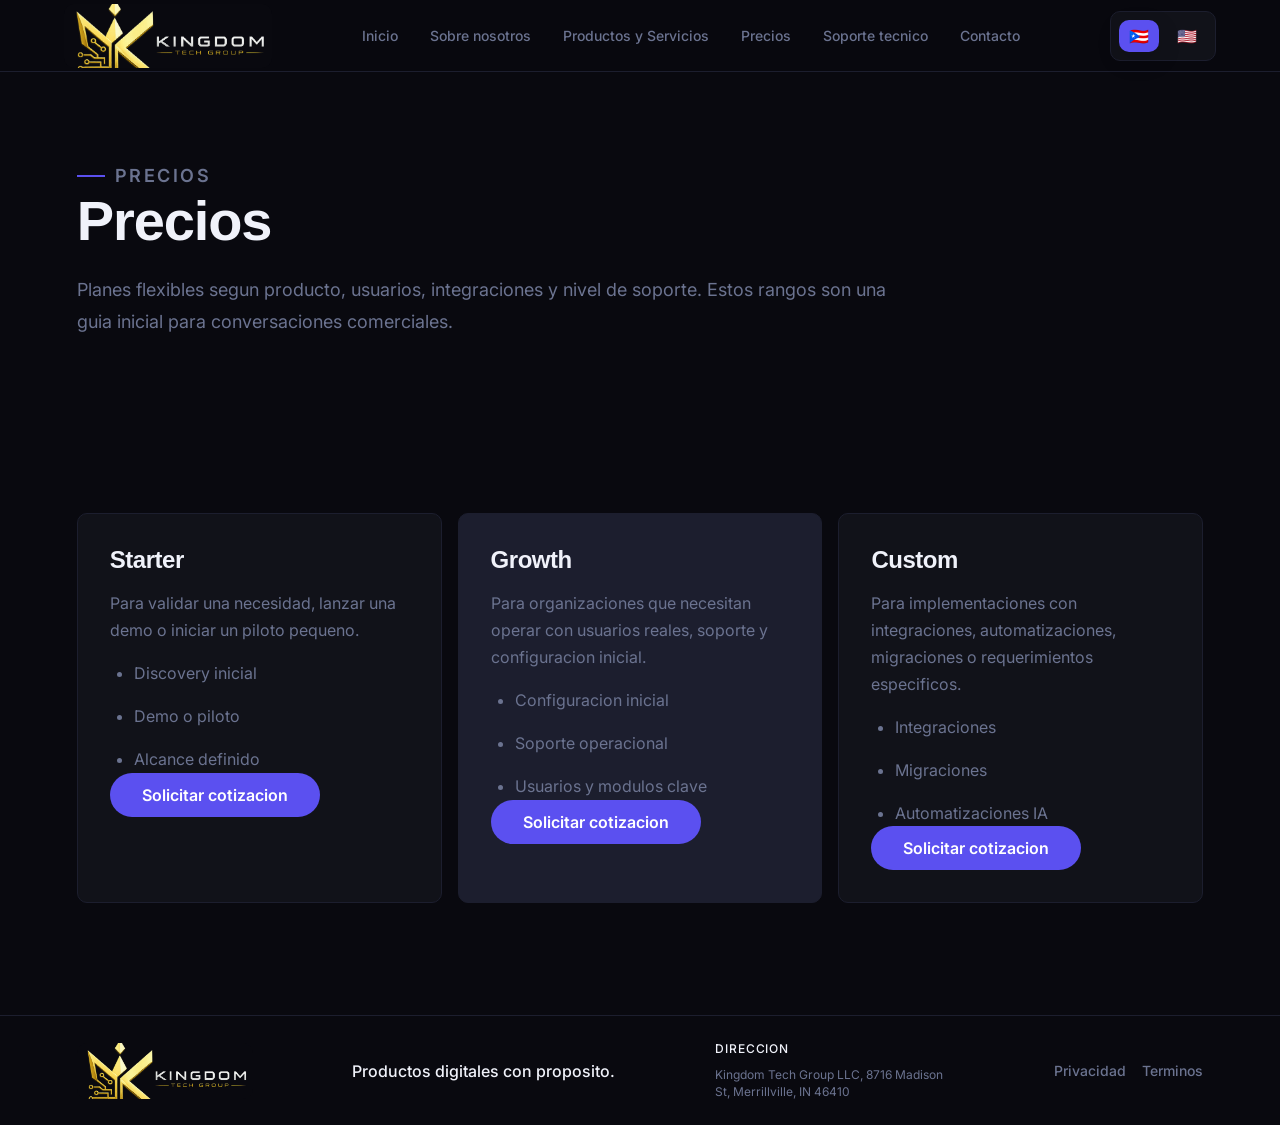
<file: pricing.html>
<!doctype html>
<html lang="es">
  <head>
    <meta charset="utf-8" />
    <meta name="viewport" content="width=device-width, initial-scale=1" />
    <meta name="description" content="Kingdom Tech Group pricing." />
    <meta property="og:title" content="Precios | Kingdom Tech Group" />
    <meta property="og:description" content="Planes y precios transparentes para cada producto de Kingdom Tech Group. Sin sorpresas." />
    <meta property="og:type" content="website" />
    <meta property="og:url" content="https://kingdomtechgroup.org/pricing" />
    <meta property="og:image" content="https://kingdomtechgroup.org/assets/kingdom-tech-logo-original.png" />
    <meta name="twitter:card" content="summary_large_image" />
    <title data-i18n="pricing.title">Precios</title>
    <link rel="icon" href="assets/kingdom-tech-logo-original.png" />
    <link rel="preconnect" href="https://fonts.googleapis.com" />
    <link rel="preconnect" href="https://fonts.gstatic.com" crossorigin />
    <link href="https://fonts.googleapis.com/css2?family=Inter:wght@400;500&family=Syne:wght@700;800&display=swap" rel="stylesheet" />
    <link rel="stylesheet" href="styles.css" />
  </head>
  <body>
    <header class="site-header">
      <a class="brand" href="index.html" aria-label="Kingdom Tech Group inicio"><span class="brand-logo-frame"><img src="assets/kingdom-tech-logo-original.png" alt="" class="brand-logo" /></span><span class="sr-only">Kingdom Tech Group</span></a>
      <nav class="desktop-nav" aria-label="Navegacion principal">
        <a href="index.html" data-i18n="nav.home">Inicio</a>
        <a href="about.html" data-i18n="nav.about">Sobre nosotros</a>
        <div class="nav-mega">
          <a class="nav-mega-trigger" href="products.html" data-i18n="nav.productsServices">Productos y Servicios</a>
          <div class="mega-menu" role="menu">
            <p class="mega-title" data-i18n="mega.title">Explora KTG</p>
            <div class="mega-grid">
              <section class="mega-panel mega-platforms">
                <h3 data-i18n="mega.platforms.title">Plataformas</h3>
                <p data-i18n="mega.platforms.copy">Productos para operar, comunicar, formar y administrar mejor.</p>
                <div class="mega-links">
                  <a href="products.html"><span>CH</span>ChurchHub</a>
                  <a href="products.html"><span>LMS</span>LMS Platform</a>
                  <a href="products.html"><span>FI</span>Finanzas Iglesia</a>
                  <a href="products.html"><span>DS</span>KTG-Signage</a>
                  <a href="products.html"><span>VE</span><span data-i18n="product.voting.title">Voto Electronico</span></a>
                </div>
              </section>
              <section class="mega-panel mega-services">
                <h3 data-i18n="mega.services.title">Servicios</h3>
                <p data-i18n="mega.services.copy">Acompañamiento para lanzar, integrar y automatizar tus operaciones.</p>
                <div class="mega-links">
                  <a href="products.html"><span>AI</span>AI Workflows</a>
                  <a href="products.html"><span>UX</span><span data-i18n="services.strategy.title">Consultoria de producto</span></a>
                  <a href="products.html"><span>API</span><span data-i18n="services.integration.title">Integraciones</span></a>
                  <a href="support.html"><span>ST</span><span data-i18n="nav.support">Soporte tecnico</span></a>
                </div>
              </section>
            </div>
            <a class="mega-footer" href="products.html" data-i18n="mega.footer">Ver todos los productos y servicios</a>
          </div>
        </div>
        <a href="pricing.html" data-i18n="nav.pricing">Precios</a>
        <a href="support.html" data-i18n="nav.support">Soporte</a>
        <a href="contact.html" data-i18n="nav.contact">Contacto</a>
      </nav>
      <div class="language-switch" role="group" aria-label="Language selector"><button type="button" data-language-option="es" aria-label="Español Puerto Rico">🇵🇷</button><button type="button" data-language-option="en" aria-label="English United States">🇺🇸</button></div>
      <button class="menu-toggle" type="button" aria-label="Abrir menu" aria-expanded="false"><span></span><span></span></button>
    </header>

    <nav class="mobile-nav" aria-label="Navegacion movil">
      <a href="index.html" data-i18n="nav.home">Inicio</a>
      <a href="about.html" data-i18n="nav.about">Sobre nosotros</a>
      <a href="products.html" data-i18n="nav.productsServices">Productos y Servicios</a>
      <a href="pricing.html" data-i18n="nav.pricing">Precios</a>
      <a href="support.html" data-i18n="nav.support">Soporte</a>
      <a href="contact.html" data-i18n="nav.contact">Contacto</a>
    </nav>

    <main>
      <section class="page-hero">
        <p class="eyebrow" data-i18n="nav.pricing">Precios</p>
        <h1 data-i18n="pricing.title">Precios</h1>
        <p data-i18n="pricing.intro">Planes flexibles segun producto, usuarios, integraciones y nivel de soporte.</p>
      </section>

      <section class="page-band">
        <div class="page-grid">
          <article class="pricing-card">
            <h2 data-i18n="pricing.starter.title">Starter</h2>
            <p data-i18n="pricing.starter.copy">Para validar una necesidad, lanzar una demo o iniciar un piloto pequeno.</p>
            <ul><li data-i18n="pricing.starter.item1">Discovery inicial</li><li data-i18n="pricing.starter.item2">Demo o piloto</li><li data-i18n="pricing.starter.item3">Alcance definido</li></ul>
            <a class="button primary" href="contact.html" data-i18n="pricing.cta">Solicitar cotizacion</a>
          </article>
          <article class="pricing-card featured-plan">
            <h2 data-i18n="pricing.growth.title">Growth</h2>
            <p data-i18n="pricing.growth.copy">Para organizaciones que necesitan operar con usuarios reales, soporte y configuracion inicial.</p>
            <ul><li data-i18n="pricing.growth.item1">Configuracion inicial</li><li data-i18n="pricing.growth.item2">Soporte operacional</li><li data-i18n="pricing.growth.item3">Usuarios y modulos clave</li></ul>
            <a class="button primary" href="contact.html" data-i18n="pricing.cta">Solicitar cotizacion</a>
          </article>
          <article class="pricing-card">
            <h2 data-i18n="pricing.custom.title">Custom</h2>
            <p data-i18n="pricing.custom.copy">Para implementaciones con integraciones, automatizaciones, migraciones o requerimientos especificos.</p>
            <ul><li data-i18n="pricing.custom.item1">Integraciones</li><li data-i18n="pricing.custom.item2">Migraciones</li><li data-i18n="pricing.custom.item3">Automatizaciones IA</li></ul>
            <a class="button primary" href="contact.html" data-i18n="pricing.cta">Solicitar cotizacion</a>
          </article>
        </div>
      </section>
    </main>

    <footer class="site-footer">
      <span class="footer-brand"><span class="footer-logo-frame"><img src="assets/kingdom-tech-logo-original.png" alt="" class="footer-logo" /></span><span class="sr-only">Kingdom Tech Group</span></span>
      <span class="footer-copy" data-i18n="footer.copy">Productos digitales con proposito.</span>
      <address class="footer-address"><strong data-i18n="footer.addressLabel">Direccion</strong><span data-i18n="business.address">Kingdom Tech Group LLC, 8716 Madison St, Merrillville, IN 46410</span></address>
      <nav class="footer-links" aria-label="Legal"><a href="privacy.html" data-i18n="nav.privacy">Privacidad</a><a href="terms.html" data-i18n="nav.terms">Terminos</a></nav>
    </footer>
    <script src="script.js"></script>
  </body>
</html>
</file>
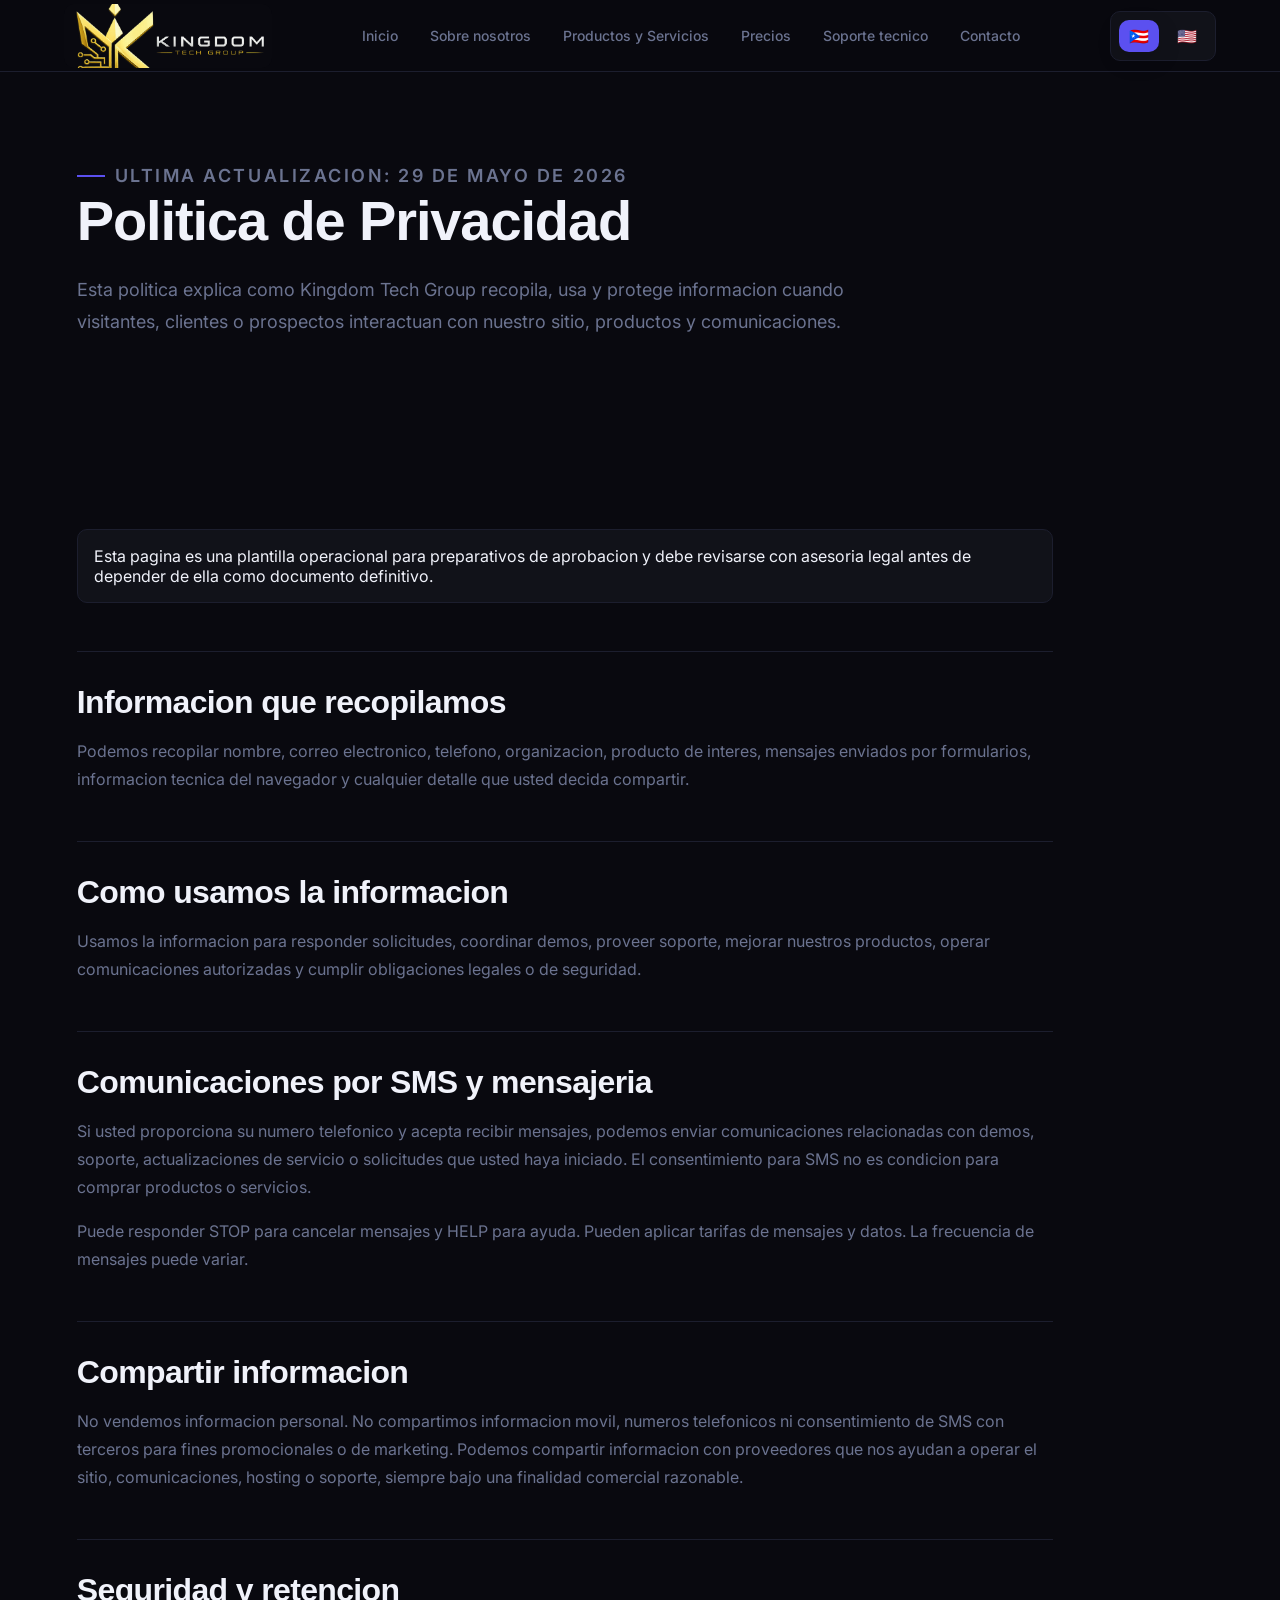
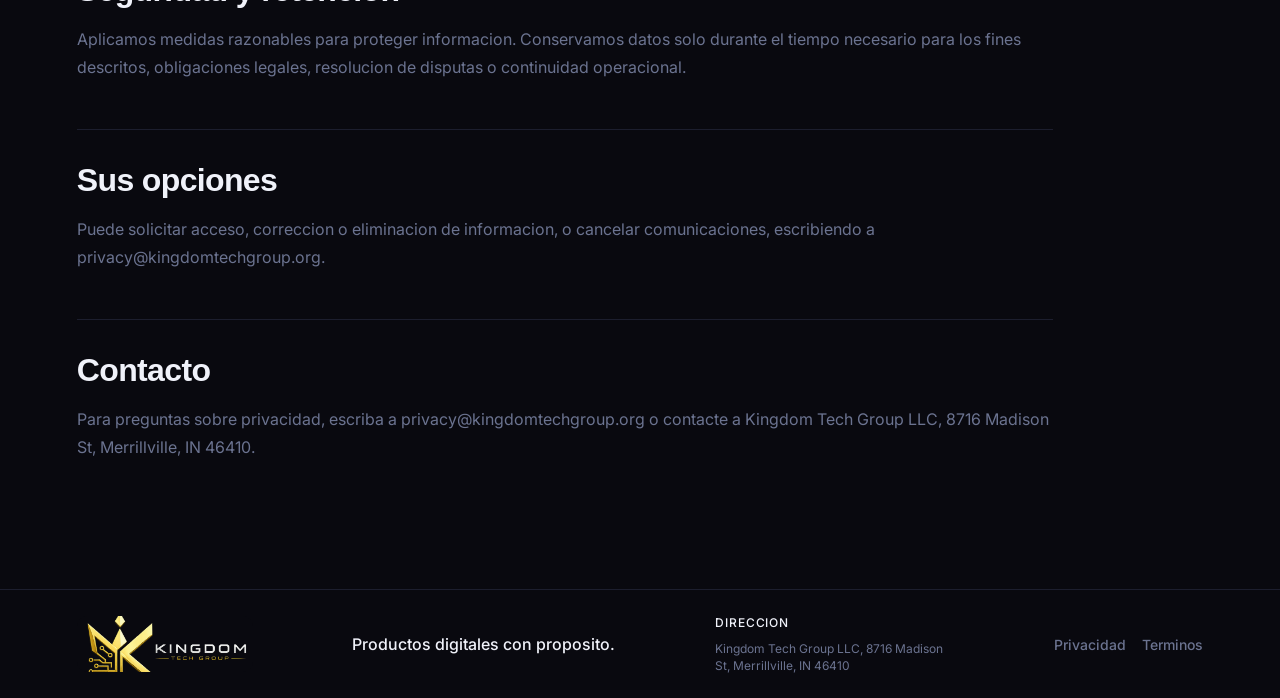
<file: privacy.html>
<!doctype html>
<html lang="es">
  <head>
    <meta charset="utf-8" />
    <meta name="viewport" content="width=device-width, initial-scale=1" />
    <meta
      name="description"
      content="Privacy Policy for Kingdom Tech Group, including website, product, lead, and messaging privacy practices."
    />
    <title data-i18n="privacy.title">Politica de Privacidad</title>
    <link rel="icon" href="assets/kingdom-tech-logo-original.png" />
    <link rel="preconnect" href="https://fonts.googleapis.com" />
    <link rel="preconnect" href="https://fonts.gstatic.com" crossorigin />
    <link
      href="https://fonts.googleapis.com/css2?family=Inter:wght@400;500&family=Syne:wght@700;800&display=swap"
      rel="stylesheet"
    />
    <link rel="stylesheet" href="styles.css" />
  </head>
  <body>
    <header class="site-header">
      <a class="brand" href="index.html" aria-label="Kingdom Tech Group inicio">
        <span class="brand-logo-frame">
          <img src="assets/kingdom-tech-logo-original.png" alt="" class="brand-logo" />
        </span>
        <span class="sr-only">Kingdom Tech Group</span>
      </a>
      <nav class="desktop-nav" aria-label="Navegacion principal">
        <a href="index.html" data-i18n="nav.home">Inicio</a>
        <a href="about.html" data-i18n="nav.about">Sobre nosotros</a>
        <div class="nav-mega">
          <a class="nav-mega-trigger" href="products.html" data-i18n="nav.productsServices">Productos y Servicios</a>
          <div class="mega-menu" role="menu">
            <p class="mega-title" data-i18n="mega.title">Explora KTG</p>
            <div class="mega-grid">
              <section class="mega-panel mega-platforms">
                <h3 data-i18n="mega.platforms.title">Plataformas</h3>
                <p data-i18n="mega.platforms.copy">Productos para operar, comunicar, formar y administrar mejor.</p>
                <div class="mega-links">
                  <a href="products.html"><span>CH</span>ChurchHub</a>
                  <a href="products.html"><span>LMS</span>LMS Platform</a>
                  <a href="products.html"><span>FI</span>Finanzas Iglesia</a>
                  <a href="products.html"><span>DS</span>KTG-Signage</a>
                  <a href="products.html"><span>VE</span><span data-i18n="product.voting.title">Voto Electronico</span></a>
                </div>
              </section>
              <section class="mega-panel mega-services">
                <h3 data-i18n="mega.services.title">Servicios</h3>
                <p data-i18n="mega.services.copy">Acompañamiento para lanzar, integrar y automatizar tus operaciones.</p>
                <div class="mega-links">
                  <a href="products.html"><span>AI</span>AI Workflows</a>
                  <a href="products.html"><span>UX</span><span data-i18n="services.strategy.title">Consultoria de producto</span></a>
                  <a href="products.html"><span>API</span><span data-i18n="services.integration.title">Integraciones</span></a>
                  <a href="support.html"><span>ST</span><span data-i18n="nav.support">Soporte tecnico</span></a>
                </div>
              </section>
            </div>
            <a class="mega-footer" href="products.html" data-i18n="mega.footer">Ver todos los productos y servicios</a>
          </div>
        </div>
        <a href="pricing.html" data-i18n="nav.pricing">Precios</a>
        <a href="support.html" data-i18n="nav.support">Soporte</a>
        <a href="contact.html" data-i18n="nav.contact">Contacto</a>
      </nav>
      <div class="language-switch" role="group" aria-label="Language selector">
        <button type="button" data-language-option="es" aria-label="Español Puerto Rico">🇵🇷</button>
        <button type="button" data-language-option="en" aria-label="English United States">🇺🇸</button>
      </div>
      <button class="menu-toggle" type="button" aria-label="Abrir menu" aria-expanded="false">
        <span></span>
        <span></span>
      </button>
    </header>

    <nav class="mobile-nav" aria-label="Navegacion movil">
      <a href="index.html" data-i18n="nav.home">Inicio</a>
      <a href="about.html" data-i18n="nav.about">Sobre nosotros</a>
      <a href="products.html" data-i18n="nav.productsServices">Productos y Servicios</a>
      <a href="pricing.html" data-i18n="nav.pricing">Precios</a>
      <a href="support.html" data-i18n="nav.support">Soporte</a>
      <a href="contact.html" data-i18n="nav.contact">Contacto</a>
    </nav>

    <main>
      <section class="legal-hero">
        <p class="eyebrow" data-i18n="legal.updated">Ultima actualizacion: 29 de mayo de 2026</p>
        <h1 data-i18n="privacy.title">Politica de Privacidad</h1>
        <p data-i18n="privacy.intro">
          Esta politica explica como Kingdom Tech Group recopila, usa y protege informacion
          cuando visitantes, clientes o prospectos interactuan con nuestro sitio, productos y
          comunicaciones.
        </p>
      </section>

      <section class="legal-content">
        <p class="legal-note" data-i18n="privacy.notice">
          Esta pagina es una plantilla operacional para preparativos de aprobacion y debe
          revisarse con asesoria legal antes de depender de ella como documento definitivo.
        </p>

        <article class="legal-section">
          <h2 data-i18n="privacy.info.title">Informacion que recopilamos</h2>
          <p data-i18n="privacy.info.copy">
            Podemos recopilar nombre, correo electronico, telefono, organizacion, producto de
            interes, mensajes enviados por formularios, informacion tecnica del navegador y
            cualquier detalle que usted decida compartir.
          </p>
        </article>

        <article class="legal-section">
          <h2 data-i18n="privacy.use.title">Como usamos la informacion</h2>
          <p data-i18n="privacy.use.copy">
            Usamos la informacion para responder solicitudes, coordinar demos, proveer soporte,
            mejorar nuestros productos, operar comunicaciones autorizadas y cumplir obligaciones
            legales o de seguridad.
          </p>
        </article>

        <article class="legal-section">
          <h2 data-i18n="privacy.sms.title">Comunicaciones por SMS y mensajeria</h2>
          <p data-i18n="privacy.sms.copy">
            Si usted proporciona su numero telefonico y acepta recibir mensajes, podemos enviar
            comunicaciones relacionadas con demos, soporte, actualizaciones de servicio o
            solicitudes que usted haya iniciado. El consentimiento para SMS no es condicion para
            comprar productos o servicios.
          </p>
          <p data-i18n="privacy.sms.items">
            Puede responder STOP para cancelar mensajes y HELP para ayuda. Pueden aplicar tarifas
            de mensajes y datos. La frecuencia de mensajes puede variar.
          </p>
        </article>

        <article class="legal-section">
          <h2 data-i18n="privacy.sharing.title">Compartir informacion</h2>
          <p data-i18n="privacy.sharing.copy">
            No vendemos informacion personal. No compartimos informacion movil, numeros telefonicos
            ni consentimiento de SMS con terceros para fines promocionales o de marketing. Podemos
            compartir informacion con proveedores que nos ayudan a operar el sitio, comunicaciones,
            hosting o soporte, siempre bajo una finalidad comercial razonable.
          </p>
        </article>

        <article class="legal-section">
          <h2 data-i18n="privacy.security.title">Seguridad y retencion</h2>
          <p data-i18n="privacy.security.copy">
            Aplicamos medidas razonables para proteger informacion. Conservamos datos solo durante
            el tiempo necesario para los fines descritos, obligaciones legales, resolucion de
            disputas o continuidad operacional.
          </p>
        </article>

        <article class="legal-section">
          <h2 data-i18n="privacy.rights.title">Sus opciones</h2>
          <p data-i18n="privacy.rights.copy">
            Puede solicitar acceso, correccion o eliminacion de informacion, o cancelar
            comunicaciones, escribiendo a privacy@kingdomtechgroup.org.
          </p>
        </article>

        <article class="legal-section">
          <h2 data-i18n="privacy.contact.title">Contacto</h2>
          <p data-i18n="privacy.contact.copy">
            Para preguntas sobre privacidad, escriba a privacy@kingdomtechgroup.org.
          </p>
        </article>
      </section>
    </main>

    <footer class="site-footer">
      <span class="footer-brand">
        <span class="footer-logo-frame">
          <img src="assets/kingdom-tech-logo-original.png" alt="" class="footer-logo" />
        </span>
        <span class="sr-only">Kingdom Tech Group</span>
      </span>
      <span class="footer-copy" data-i18n="footer.copy">Productos digitales con proposito.</span>
      <address class="footer-address">
        <strong data-i18n="footer.addressLabel">Direccion</strong>
        <span data-i18n="business.address">Kingdom Tech Group LLC, 8716 Madison St, Merrillville, IN 46410</span>
      </address>
      <nav class="footer-links" aria-label="Legal">
        <a href="privacy.html" data-i18n="nav.privacy">Privacidad</a>
        <a href="terms.html" data-i18n="nav.terms">Terminos</a>
      </nav>
    </footer>

    <script src="script.js"></script>
  </body>
</html>
</file>
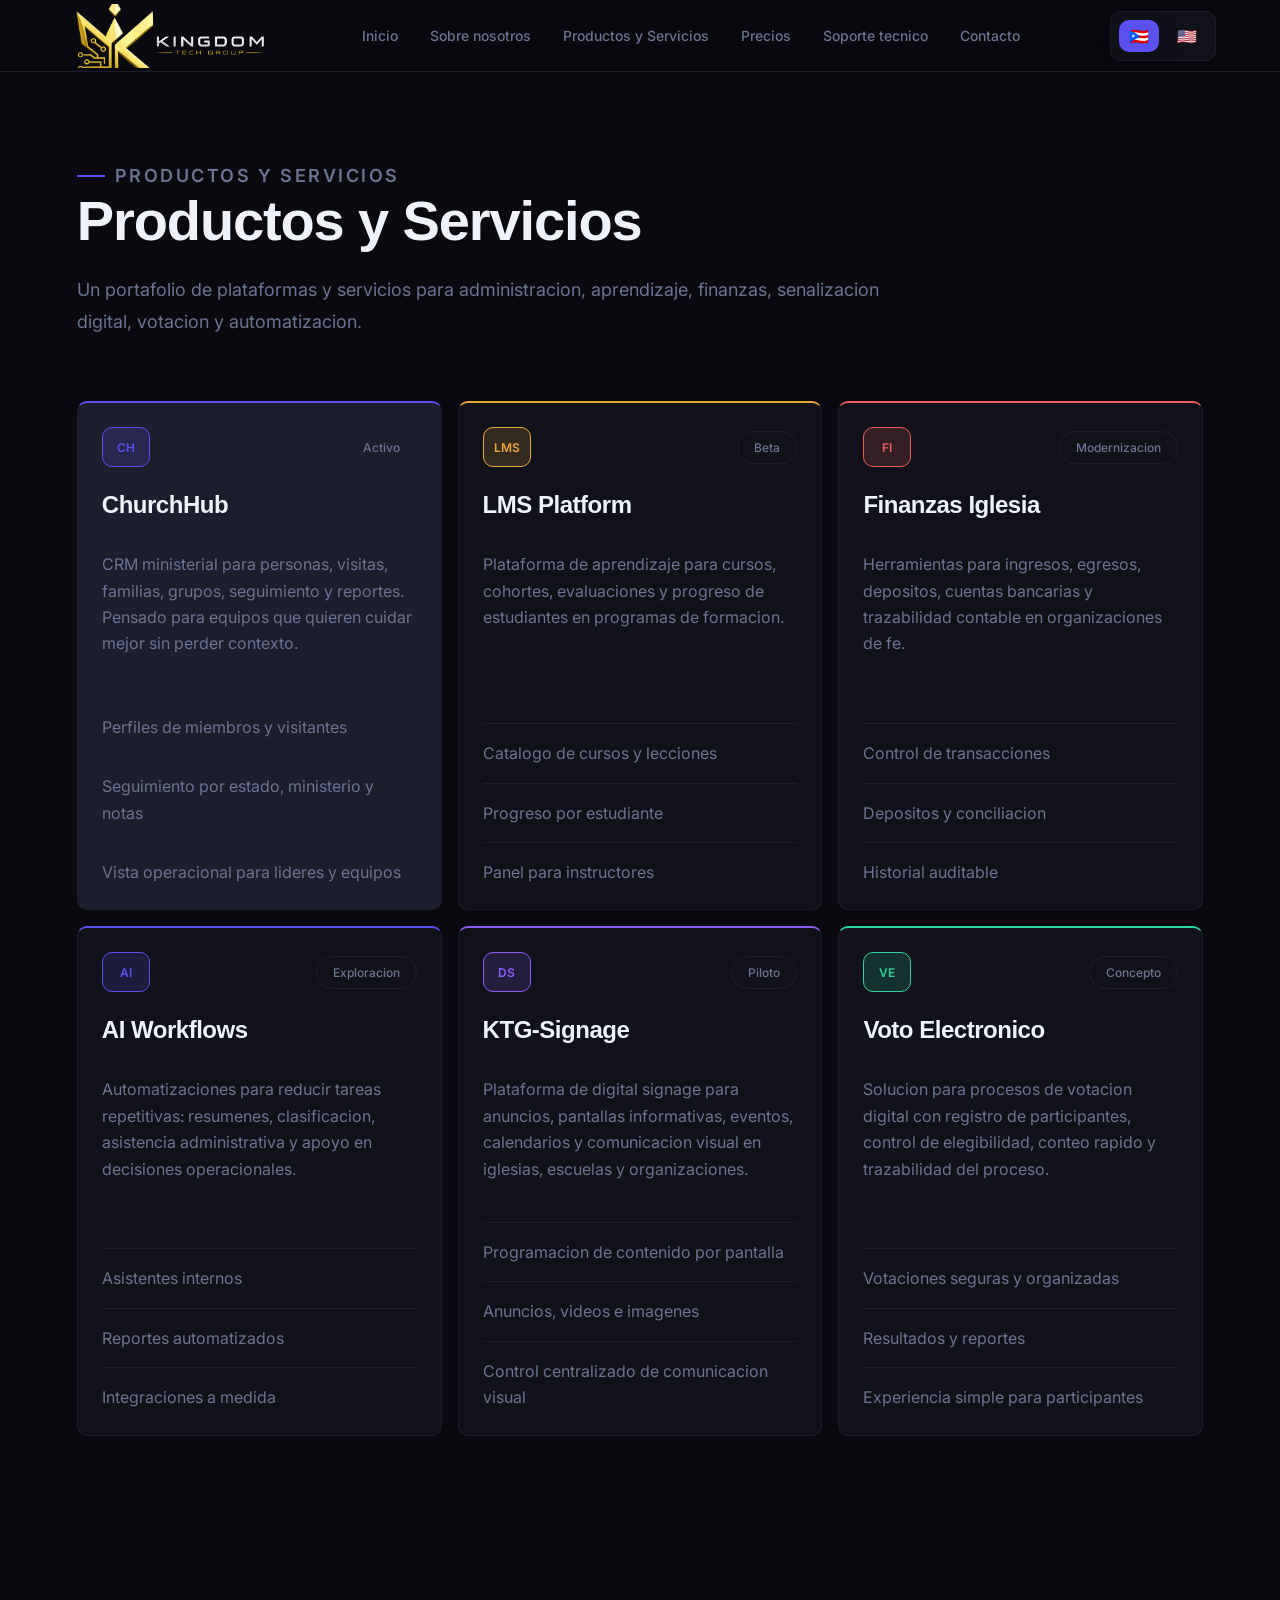
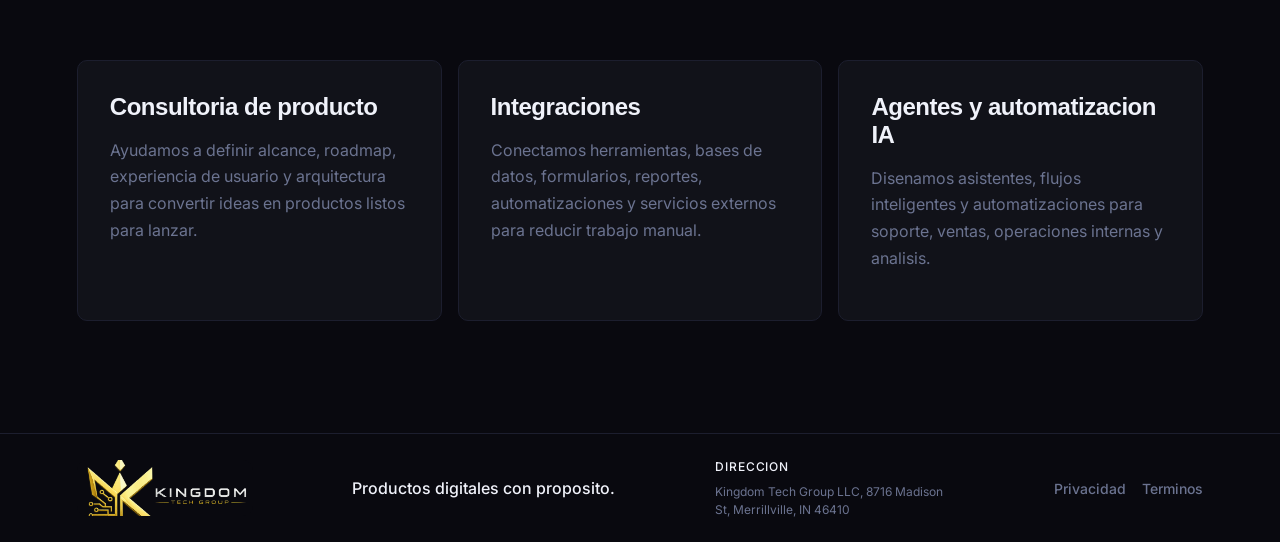
<file: products.html>
<!doctype html>
<html lang="es">
  <head>
    <meta charset="utf-8" />
    <meta name="viewport" content="width=device-width, initial-scale=1" />
    <meta name="description" content="Kingdom Tech Group products and services." />
    <meta property="og:title" content="Productos y Servicios | Kingdom Tech Group" />
    <meta property="og:description" content="Plataformas para administración, aprendizaje, finanzas, señalización digital, votación y automatización." />
    <meta property="og:type" content="website" />
    <meta property="og:url" content="https://kingdomtechgroup.org/products" />
    <meta property="og:image" content="https://kingdomtechgroup.org/assets/kingdom-tech-logo-original.png" />
    <meta name="twitter:card" content="summary_large_image" />
    <title data-i18n="productsPage.title">Productos y Servicios</title>
    <link rel="icon" href="assets/kingdom-tech-logo-original.png" />
    <link rel="preconnect" href="https://fonts.googleapis.com" />
    <link rel="preconnect" href="https://fonts.gstatic.com" crossorigin />
    <link
      href="https://fonts.googleapis.com/css2?family=Inter:wght@400;500&family=Syne:wght@700;800&display=swap"
      rel="stylesheet"
    />
    <link rel="stylesheet" href="styles.css" />
  </head>
  <body>
    <header class="site-header">
      <a class="brand" href="index.html" aria-label="Kingdom Tech Group inicio">
        <span class="brand-logo-frame">
          <img src="assets/kingdom-tech-logo-original.png" alt="" class="brand-logo" />
        </span>
        <span class="sr-only">Kingdom Tech Group</span>
      </a>
      <nav class="desktop-nav" aria-label="Navegacion principal">
        <a href="index.html" data-i18n="nav.home">Inicio</a>
        <a href="about.html" data-i18n="nav.about">Sobre nosotros</a>
        <div class="nav-mega">
          <a class="nav-mega-trigger" href="products.html" data-i18n="nav.productsServices">Productos y Servicios</a>
          <div class="mega-menu" role="menu">
            <p class="mega-title" data-i18n="mega.title">Explora KTG</p>
            <div class="mega-grid">
              <section class="mega-panel mega-platforms">
                <h3 data-i18n="mega.platforms.title">Plataformas</h3>
                <p data-i18n="mega.platforms.copy">Productos para operar, comunicar, formar y administrar mejor.</p>
                <div class="mega-links">
                  <a href="products.html"><span>CH</span>ChurchHub</a>
                  <a href="products.html"><span>LMS</span>LMS Platform</a>
                  <a href="products.html"><span>FI</span>Finanzas Iglesia</a>
                  <a href="products.html"><span>DS</span>KTG-Signage</a>
                  <a href="products.html"><span>VE</span><span data-i18n="product.voting.title">Voto Electronico</span></a>
                </div>
              </section>
              <section class="mega-panel mega-services">
                <h3 data-i18n="mega.services.title">Servicios</h3>
                <p data-i18n="mega.services.copy">Acompañamiento para lanzar, integrar y automatizar tus operaciones.</p>
                <div class="mega-links">
                  <a href="products.html"><span>AI</span>AI Workflows</a>
                  <a href="products.html"><span>UX</span><span data-i18n="services.strategy.title">Consultoria de producto</span></a>
                  <a href="products.html"><span>API</span><span data-i18n="services.integration.title">Integraciones</span></a>
                  <a href="support.html"><span>ST</span><span data-i18n="nav.support">Soporte tecnico</span></a>
                </div>
              </section>
            </div>
            <a class="mega-footer" href="products.html" data-i18n="mega.footer">Ver todos los productos y servicios</a>
          </div>
        </div>
        <a href="pricing.html" data-i18n="nav.pricing">Precios</a>
        <a href="support.html" data-i18n="nav.support">Soporte</a>
        <a href="contact.html" data-i18n="nav.contact">Contacto</a>
      </nav>
      <div class="language-switch" role="group" aria-label="Language selector">
        <button type="button" data-language-option="es" aria-label="Español Puerto Rico">🇵🇷</button>
        <button type="button" data-language-option="en" aria-label="English United States">🇺🇸</button>
      </div>
      <button class="menu-toggle" type="button" aria-label="Abrir menu" aria-expanded="false">
        <span></span>
        <span></span>
      </button>
    </header>

    <nav class="mobile-nav" aria-label="Navegacion movil">
      <a href="index.html" data-i18n="nav.home">Inicio</a>
      <a href="about.html" data-i18n="nav.about">Sobre nosotros</a>
      <a href="products.html" data-i18n="nav.productsServices">Productos y Servicios</a>
      <a href="pricing.html" data-i18n="nav.pricing">Precios</a>
      <a href="support.html" data-i18n="nav.support">Soporte</a>
      <a href="contact.html" data-i18n="nav.contact">Contacto</a>
    </nav>

    <main>
      <section class="page-hero">
        <p class="eyebrow" data-i18n="nav.productsServices">Productos y Servicios</p>
        <h1 data-i18n="productsPage.title">Productos y Servicios</h1>
        <p data-i18n="productsPage.intro">
          Un portafolio de plataformas y servicios para administracion, aprendizaje, finanzas,
          senalizacion digital, votacion y automatizacion.
        </p>
      </section>

      <section class="product-showcase" aria-label="Productos destacados">
        <article class="product-card featured">
          <div class="product-topline"><span class="product-icon">CH</span><span class="status" data-i18n="status.active">Activo</span></div>
          <h3>ChurchHub</h3>
          <p data-i18n="product.churchhub.copy">CRM ministerial para personas, visitas, familias, grupos, seguimiento y reportes.</p>
          <ul>
            <li data-i18n="product.churchhub.item1">Perfiles de miembros y visitantes</li>
            <li data-i18n="product.churchhub.item2">Seguimiento por estado, ministerio y notas</li>
            <li data-i18n="product.churchhub.item3">Vista operacional para lideres y equipos</li>
          </ul>
        </article>
        <article class="product-card">
          <div class="product-topline"><span class="product-icon gold">LMS</span><span class="status">Beta</span></div>
          <h3>LMS Platform</h3>
          <p data-i18n="product.lms.copy">Plataforma de aprendizaje para cursos, cohortes, evaluaciones y progreso.</p>
          <ul>
            <li data-i18n="product.lms.item1">Catalogo de cursos y lecciones</li>
            <li data-i18n="product.lms.item2">Progreso por estudiante</li>
            <li data-i18n="product.lms.item3">Panel para instructores</li>
          </ul>
        </article>
        <article class="product-card">
          <div class="product-topline"><span class="product-icon coral">FI</span><span class="status" data-i18n="status.modernization">Modernizacion</span></div>
          <h3>Finanzas Iglesia</h3>
          <p data-i18n="product.finance.copy">Herramientas para ingresos, egresos, depositos y trazabilidad contable.</p>
          <ul>
            <li data-i18n="product.finance.item1">Control de transacciones</li>
            <li data-i18n="product.finance.item2">Depositos y conciliacion</li>
            <li data-i18n="product.finance.item3">Historial auditable</li>
          </ul>
        </article>
        <article class="product-card">
          <div class="product-topline"><span class="product-icon blue">AI</span><span class="status" data-i18n="status.exploration">Exploracion</span></div>
          <h3>AI Workflows</h3>
          <p data-i18n="product.ai.copy">Automatizaciones para reducir tareas repetitivas.</p>
          <ul>
            <li data-i18n="product.ai.item1">Asistentes internos</li>
            <li data-i18n="product.ai.item2">Reportes automatizados</li>
            <li data-i18n="product.ai.item3">Integraciones a medida</li>
          </ul>
        </article>
        <article class="product-card">
          <div class="product-topline"><span class="product-icon violet">DS</span><span class="status" data-i18n="status.pilot">Piloto</span></div>
          <h3>KTG-Signage</h3>
          <p data-i18n="product.signage.copy">Plataforma de digital signage para anuncios y pantallas informativas.</p>
          <ul>
            <li data-i18n="product.signage.item1">Programacion de contenido por pantalla</li>
            <li data-i18n="product.signage.item2">Anuncios, videos e imagenes</li>
            <li data-i18n="product.signage.item3">Control centralizado de comunicacion visual</li>
          </ul>
        </article>
        <article class="product-card">
          <div class="product-topline"><span class="product-icon green">VE</span><span class="status" data-i18n="status.concept">Concepto</span></div>
          <h3 data-i18n="product.voting.title">Voto Electronico</h3>
          <p data-i18n="product.voting.copy">Solucion para procesos de votacion digital.</p>
          <ul>
            <li data-i18n="product.voting.item1">Votaciones seguras y organizadas</li>
            <li data-i18n="product.voting.item2">Resultados y reportes</li>
            <li data-i18n="product.voting.item3">Experiencia simple para participantes</li>
          </ul>
        </article>
      </section>

      <section class="page-band">
        <div class="page-grid">
          <article class="page-card"><h2 data-i18n="services.strategy.title">Consultoria de producto</h2><p data-i18n="services.strategy.copy">Ayudamos a definir alcance, roadmap, experiencia de usuario y arquitectura.</p></article>
          <article class="page-card"><h2 data-i18n="services.integration.title">Integraciones</h2><p data-i18n="services.integration.copy">Conectamos herramientas, bases de datos, formularios y servicios externos.</p></article>
          <article class="page-card"><h2 data-i18n="services.ai.title">Agentes y automatizacion IA</h2><p data-i18n="services.ai.copy">Disenamos asistentes, flujos inteligentes y automatizaciones.</p></article>
        </div>
      </section>
    </main>

    <footer class="site-footer">
      <span class="footer-brand"><span class="footer-logo-frame"><img src="assets/kingdom-tech-logo-original.png" alt="" class="footer-logo" /></span><span class="sr-only">Kingdom Tech Group</span></span>
      <span class="footer-copy" data-i18n="footer.copy">Productos digitales con proposito.</span>
      <address class="footer-address"><strong data-i18n="footer.addressLabel">Direccion</strong><span data-i18n="business.address">Kingdom Tech Group LLC, 8716 Madison St, Merrillville, IN 46410</span></address>
      <nav class="footer-links" aria-label="Legal"><a href="privacy.html" data-i18n="nav.privacy">Privacidad</a><a href="terms.html" data-i18n="nav.terms">Terminos</a></nav>
    </footer>
    <script src="script.js"></script>
  </body>
</html>
</file>
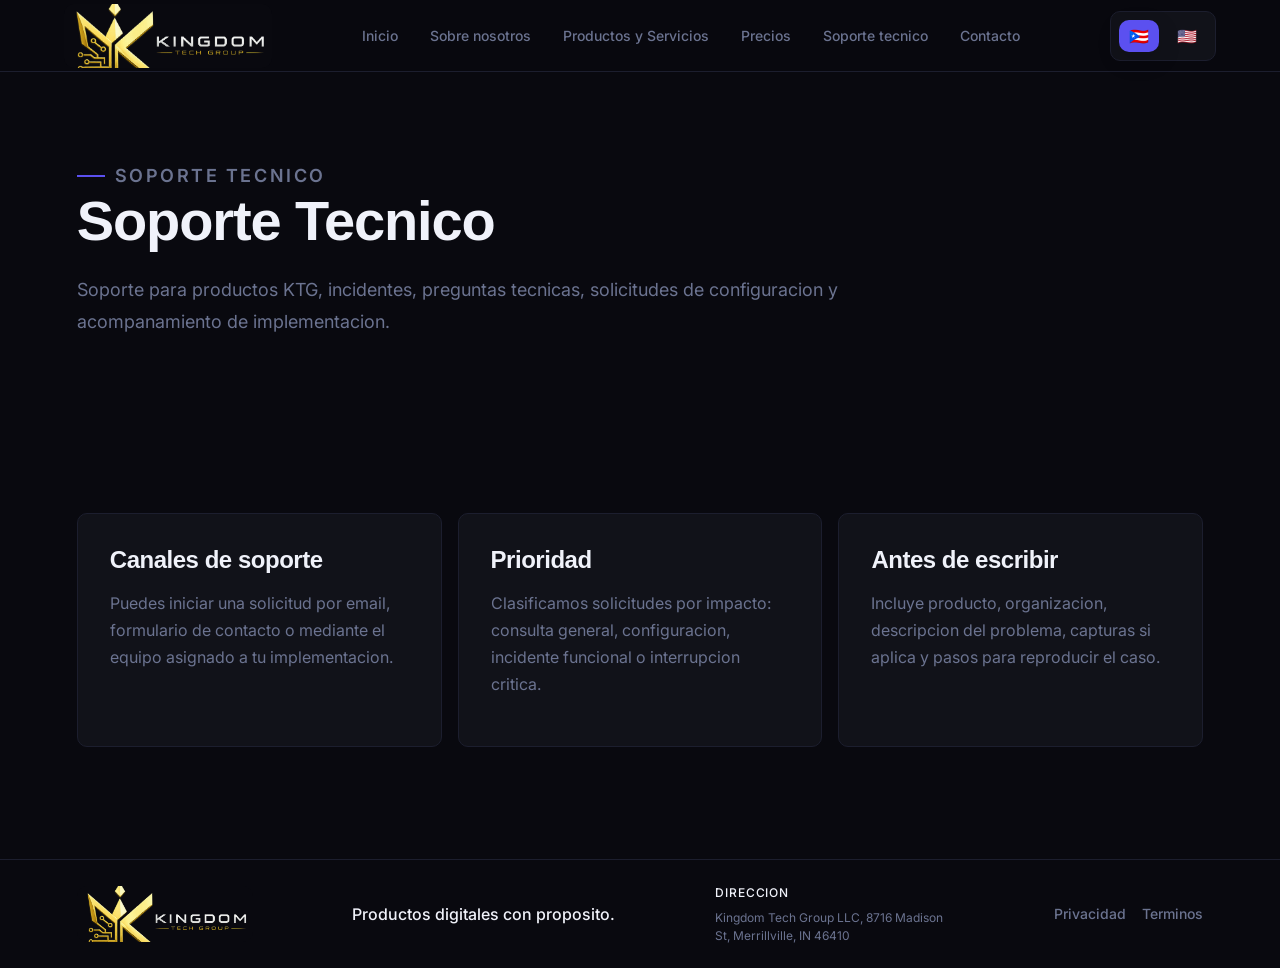
<file: support.html>
<!doctype html>
<html lang="es">
  <head>
    <meta charset="utf-8" />
    <meta name="viewport" content="width=device-width, initial-scale=1" />
    <meta name="description" content="Kingdom Tech Group technical support." />
    <meta property="og:title" content="Soporte | Kingdom Tech Group" />
    <meta property="og:description" content="Centro de soporte de Kingdom Tech Group. Encuentra respuestas, documentación y contacto directo con nuestro equipo." />
    <meta property="og:type" content="website" />
    <meta property="og:url" content="https://kingdomtechgroup.org/support" />
    <meta property="og:image" content="https://kingdomtechgroup.org/assets/kingdom-tech-logo-original.png" />
    <meta name="twitter:card" content="summary_large_image" />
    <title data-i18n="support.title">Soporte Tecnico</title>
    <link rel="icon" href="assets/kingdom-tech-logo-original.png" />
    <link rel="preconnect" href="https://fonts.googleapis.com" />
    <link rel="preconnect" href="https://fonts.gstatic.com" crossorigin />
    <link href="https://fonts.googleapis.com/css2?family=Inter:wght@400;500&family=Syne:wght@700;800&display=swap" rel="stylesheet" />
    <link rel="stylesheet" href="styles.css" />
  </head>
  <body>
    <header class="site-header">
      <a class="brand" href="index.html" aria-label="Kingdom Tech Group inicio"><span class="brand-logo-frame"><img src="assets/kingdom-tech-logo-original.png" alt="" class="brand-logo" /></span><span class="sr-only">Kingdom Tech Group</span></a>
      <nav class="desktop-nav" aria-label="Navegacion principal">
        <a href="index.html" data-i18n="nav.home">Inicio</a>
        <a href="about.html" data-i18n="nav.about">Sobre nosotros</a>
        <div class="nav-mega">
          <a class="nav-mega-trigger" href="products.html" data-i18n="nav.productsServices">Productos y Servicios</a>
          <div class="mega-menu" role="menu">
            <p class="mega-title" data-i18n="mega.title">Explora KTG</p>
            <div class="mega-grid">
              <section class="mega-panel mega-platforms">
                <h3 data-i18n="mega.platforms.title">Plataformas</h3>
                <p data-i18n="mega.platforms.copy">Productos para operar, comunicar, formar y administrar mejor.</p>
                <div class="mega-links">
                  <a href="products.html"><span>CH</span>ChurchHub</a>
                  <a href="products.html"><span>LMS</span>LMS Platform</a>
                  <a href="products.html"><span>FI</span>Finanzas Iglesia</a>
                  <a href="products.html"><span>DS</span>KTG-Signage</a>
                  <a href="products.html"><span>VE</span><span data-i18n="product.voting.title">Voto Electronico</span></a>
                </div>
              </section>
              <section class="mega-panel mega-services">
                <h3 data-i18n="mega.services.title">Servicios</h3>
                <p data-i18n="mega.services.copy">Acompañamiento para lanzar, integrar y automatizar tus operaciones.</p>
                <div class="mega-links">
                  <a href="products.html"><span>AI</span>AI Workflows</a>
                  <a href="products.html"><span>UX</span><span data-i18n="services.strategy.title">Consultoria de producto</span></a>
                  <a href="products.html"><span>API</span><span data-i18n="services.integration.title">Integraciones</span></a>
                  <a href="support.html"><span>ST</span><span data-i18n="nav.support">Soporte tecnico</span></a>
                </div>
              </section>
            </div>
            <a class="mega-footer" href="products.html" data-i18n="mega.footer">Ver todos los productos y servicios</a>
          </div>
        </div>
        <a href="pricing.html" data-i18n="nav.pricing">Precios</a>
        <a href="support.html" data-i18n="nav.support">Soporte</a>
        <a href="contact.html" data-i18n="nav.contact">Contacto</a>
      </nav>
      <div class="language-switch" role="group" aria-label="Language selector"><button type="button" data-language-option="es" aria-label="Español Puerto Rico">🇵🇷</button><button type="button" data-language-option="en" aria-label="English United States">🇺🇸</button></div>
      <button class="menu-toggle" type="button" aria-label="Abrir menu" aria-expanded="false"><span></span><span></span></button>
    </header>

    <nav class="mobile-nav" aria-label="Navegacion movil">
      <a href="index.html" data-i18n="nav.home">Inicio</a>
      <a href="about.html" data-i18n="nav.about">Sobre nosotros</a>
      <a href="products.html" data-i18n="nav.productsServices">Productos y Servicios</a>
      <a href="pricing.html" data-i18n="nav.pricing">Precios</a>
      <a href="support.html" data-i18n="nav.support">Soporte</a>
      <a href="contact.html" data-i18n="nav.contact">Contacto</a>
    </nav>

    <main>
      <section class="page-hero">
        <p class="eyebrow" data-i18n="nav.support">Soporte</p>
        <h1 data-i18n="support.title">Soporte Tecnico</h1>
        <p data-i18n="support.intro">Soporte para productos KTG, incidentes, preguntas tecnicas y configuracion.</p>
      </section>

      <section class="page-band">
        <div class="page-grid">
          <article class="support-card"><h2 data-i18n="support.channels.title">Canales de soporte</h2><p data-i18n="support.channels.copy">Puedes iniciar una solicitud por email, formulario de contacto o mediante el equipo asignado.</p></article>
          <article class="support-card"><h2 data-i18n="support.response.title">Prioridad</h2><p data-i18n="support.response.copy">Clasificamos solicitudes por impacto: consulta general, configuracion, incidente funcional o interrupcion critica.</p></article>
          <article class="support-card"><h2 data-i18n="support.prepare.title">Antes de escribir</h2><p data-i18n="support.prepare.copy">Incluye producto, organizacion, descripcion del problema, capturas si aplica y pasos para reproducir el caso.</p></article>
        </div>
      </section>
    </main>

    <footer class="site-footer">
      <span class="footer-brand"><span class="footer-logo-frame"><img src="assets/kingdom-tech-logo-original.png" alt="" class="footer-logo" /></span><span class="sr-only">Kingdom Tech Group</span></span>
      <span class="footer-copy" data-i18n="footer.copy">Productos digitales con proposito.</span>
      <address class="footer-address"><strong data-i18n="footer.addressLabel">Direccion</strong><span data-i18n="business.address">Kingdom Tech Group LLC, 8716 Madison St, Merrillville, IN 46410</span></address>
      <nav class="footer-links" aria-label="Legal"><a href="privacy.html" data-i18n="nav.privacy">Privacidad</a><a href="terms.html" data-i18n="nav.terms">Terminos</a></nav>
    </footer>
    <script src="script.js"></script>
  </body>
</html>
</file>
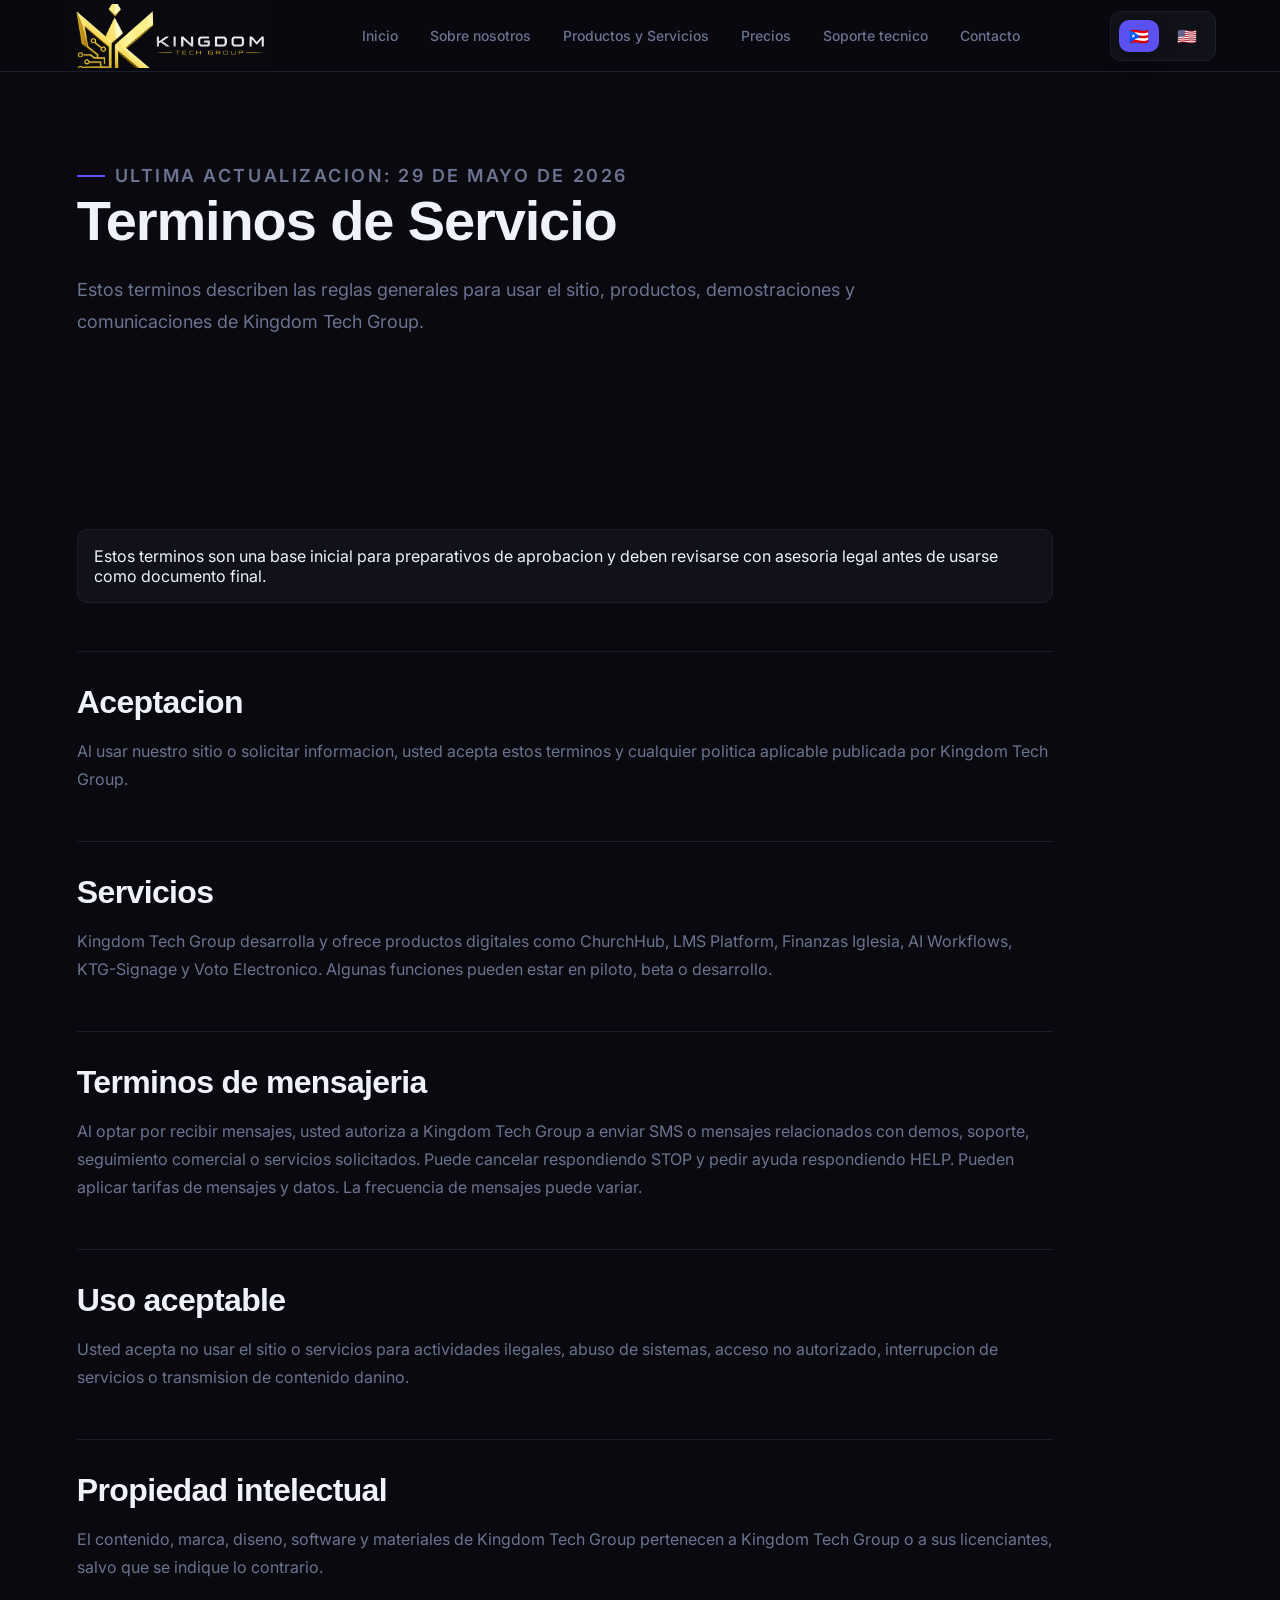
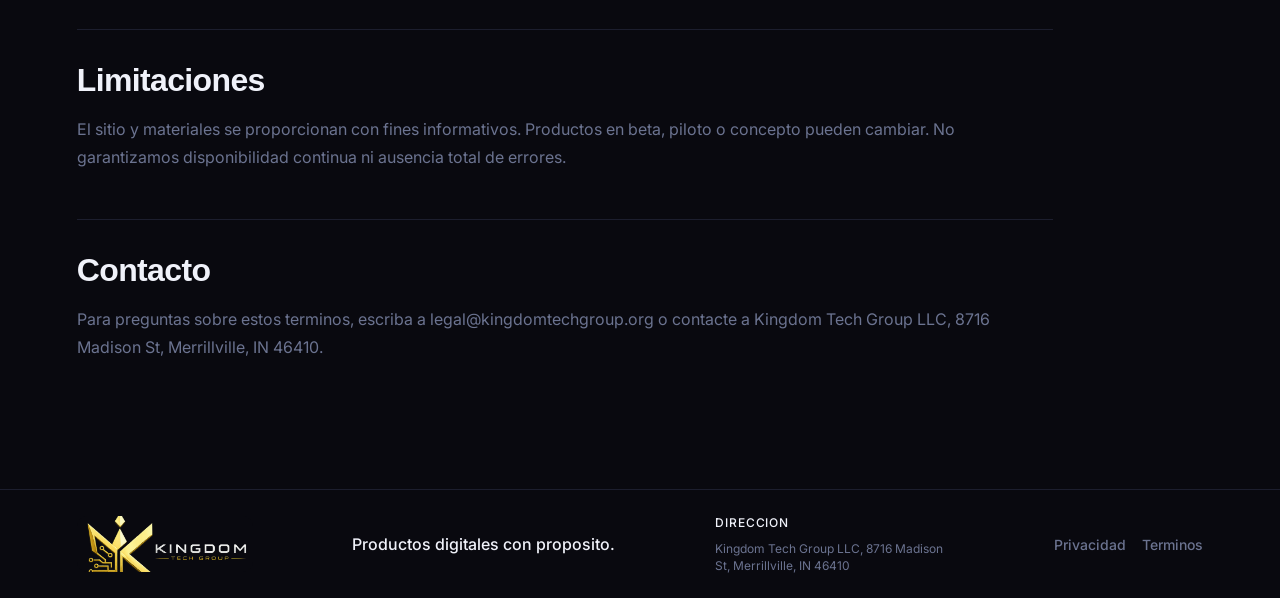
<file: terms.html>
<!doctype html>
<html lang="es">
  <head>
    <meta charset="utf-8" />
    <meta name="viewport" content="width=device-width, initial-scale=1" />
    <meta
      name="description"
      content="Terms of Service for Kingdom Tech Group, including website, product, demonstration, and messaging terms."
    />
    <title data-i18n="terms.title">Terminos de Servicio</title>
    <link rel="icon" href="assets/kingdom-tech-logo-original.png" />
    <link rel="preconnect" href="https://fonts.googleapis.com" />
    <link rel="preconnect" href="https://fonts.gstatic.com" crossorigin />
    <link
      href="https://fonts.googleapis.com/css2?family=Inter:wght@400;500&family=Syne:wght@700;800&display=swap"
      rel="stylesheet"
    />
    <link rel="stylesheet" href="styles.css" />
  </head>
  <body>
    <header class="site-header">
      <a class="brand" href="index.html" aria-label="Kingdom Tech Group inicio">
        <span class="brand-logo-frame">
          <img src="assets/kingdom-tech-logo-original.png" alt="" class="brand-logo" />
        </span>
        <span class="sr-only">Kingdom Tech Group</span>
      </a>
      <nav class="desktop-nav" aria-label="Navegacion principal">
        <a href="index.html" data-i18n="nav.home">Inicio</a>
        <a href="about.html" data-i18n="nav.about">Sobre nosotros</a>
        <div class="nav-mega">
          <a class="nav-mega-trigger" href="products.html" data-i18n="nav.productsServices">Productos y Servicios</a>
          <div class="mega-menu" role="menu">
            <p class="mega-title" data-i18n="mega.title">Explora KTG</p>
            <div class="mega-grid">
              <section class="mega-panel mega-platforms">
                <h3 data-i18n="mega.platforms.title">Plataformas</h3>
                <p data-i18n="mega.platforms.copy">Productos para operar, comunicar, formar y administrar mejor.</p>
                <div class="mega-links">
                  <a href="products.html"><span>CH</span>ChurchHub</a>
                  <a href="products.html"><span>LMS</span>LMS Platform</a>
                  <a href="products.html"><span>FI</span>Finanzas Iglesia</a>
                  <a href="products.html"><span>DS</span>KTG-Signage</a>
                  <a href="products.html"><span>VE</span><span data-i18n="product.voting.title">Voto Electronico</span></a>
                </div>
              </section>
              <section class="mega-panel mega-services">
                <h3 data-i18n="mega.services.title">Servicios</h3>
                <p data-i18n="mega.services.copy">Acompañamiento para lanzar, integrar y automatizar tus operaciones.</p>
                <div class="mega-links">
                  <a href="products.html"><span>AI</span>AI Workflows</a>
                  <a href="products.html"><span>UX</span><span data-i18n="services.strategy.title">Consultoria de producto</span></a>
                  <a href="products.html"><span>API</span><span data-i18n="services.integration.title">Integraciones</span></a>
                  <a href="support.html"><span>ST</span><span data-i18n="nav.support">Soporte tecnico</span></a>
                </div>
              </section>
            </div>
            <a class="mega-footer" href="products.html" data-i18n="mega.footer">Ver todos los productos y servicios</a>
          </div>
        </div>
        <a href="pricing.html" data-i18n="nav.pricing">Precios</a>
        <a href="support.html" data-i18n="nav.support">Soporte</a>
        <a href="contact.html" data-i18n="nav.contact">Contacto</a>
      </nav>
      <div class="language-switch" role="group" aria-label="Language selector">
        <button type="button" data-language-option="es" aria-label="Español Puerto Rico">🇵🇷</button>
        <button type="button" data-language-option="en" aria-label="English United States">🇺🇸</button>
      </div>
      <button class="menu-toggle" type="button" aria-label="Abrir menu" aria-expanded="false">
        <span></span>
        <span></span>
      </button>
    </header>

    <nav class="mobile-nav" aria-label="Navegacion movil">
      <a href="index.html" data-i18n="nav.home">Inicio</a>
      <a href="about.html" data-i18n="nav.about">Sobre nosotros</a>
      <a href="products.html" data-i18n="nav.productsServices">Productos y Servicios</a>
      <a href="pricing.html" data-i18n="nav.pricing">Precios</a>
      <a href="support.html" data-i18n="nav.support">Soporte</a>
      <a href="contact.html" data-i18n="nav.contact">Contacto</a>
    </nav>

    <main>
      <section class="legal-hero">
        <p class="eyebrow" data-i18n="legal.updated">Ultima actualizacion: 29 de mayo de 2026</p>
        <h1 data-i18n="terms.title">Terminos de Servicio</h1>
        <p data-i18n="terms.intro">
          Estos terminos describen las reglas generales para usar el sitio, productos,
          demostraciones y comunicaciones de Kingdom Tech Group.
        </p>
      </section>

      <section class="legal-content">
        <p class="legal-note" data-i18n="terms.notice">
          Estos terminos son una base inicial para preparativos de aprobacion y deben revisarse con
          asesoria legal antes de usarse como documento final.
        </p>

        <article class="legal-section">
          <h2 data-i18n="terms.acceptance.title">Aceptacion</h2>
          <p data-i18n="terms.acceptance.copy">
            Al usar nuestro sitio o solicitar informacion, usted acepta estos terminos y cualquier
            politica aplicable publicada por Kingdom Tech Group.
          </p>
        </article>

        <article class="legal-section">
          <h2 data-i18n="terms.services.title">Servicios</h2>
          <p data-i18n="terms.services.copy">
            Kingdom Tech Group desarrolla y ofrece productos digitales como ChurchHub, LMS Platform,
            Finanzas Iglesia, AI Workflows, KTG-Signage y Voto Electronico. Algunas funciones
            pueden estar en piloto, beta o desarrollo.
          </p>
        </article>

        <article class="legal-section">
          <h2 data-i18n="terms.sms.title">Terminos de mensajeria</h2>
          <p data-i18n="terms.sms.copy">
            Al optar por recibir mensajes, usted autoriza a Kingdom Tech Group a enviar SMS o
            mensajes relacionados con demos, soporte, seguimiento comercial o servicios solicitados.
            Puede cancelar respondiendo STOP y pedir ayuda respondiendo HELP. Pueden aplicar tarifas
            de mensajes y datos. La frecuencia de mensajes puede variar.
          </p>
        </article>

        <article class="legal-section">
          <h2 data-i18n="terms.use.title">Uso aceptable</h2>
          <p data-i18n="terms.use.copy">
            Usted acepta no usar el sitio o servicios para actividades ilegales, abuso de sistemas,
            acceso no autorizado, interrupcion de servicios o transmision de contenido danino.
          </p>
        </article>

        <article class="legal-section">
          <h2 data-i18n="terms.ip.title">Propiedad intelectual</h2>
          <p data-i18n="terms.ip.copy">
            El contenido, marca, diseno, software y materiales de Kingdom Tech Group pertenecen a
            Kingdom Tech Group o a sus licenciantes, salvo que se indique lo contrario.
          </p>
        </article>

        <article class="legal-section">
          <h2 data-i18n="terms.disclaimer.title">Limitaciones</h2>
          <p data-i18n="terms.disclaimer.copy">
            El sitio y materiales se proporcionan con fines informativos. Productos en beta, piloto o
            concepto pueden cambiar. No garantizamos disponibilidad continua ni ausencia total de
            errores.
          </p>
        </article>

        <article class="legal-section">
          <h2 data-i18n="terms.contact.title">Contacto</h2>
          <p data-i18n="terms.contact.copy">
            Para preguntas sobre estos terminos, escriba a legal@kingdomtechgroup.org.
          </p>
        </article>
      </section>
    </main>

    <footer class="site-footer">
      <span class="footer-brand">
        <span class="footer-logo-frame">
          <img src="assets/kingdom-tech-logo-original.png" alt="" class="footer-logo" />
        </span>
        <span class="sr-only">Kingdom Tech Group</span>
      </span>
      <span class="footer-copy" data-i18n="footer.copy">Productos digitales con proposito.</span>
      <address class="footer-address">
        <strong data-i18n="footer.addressLabel">Direccion</strong>
        <span data-i18n="business.address">Kingdom Tech Group LLC, 8716 Madison St, Merrillville, IN 46410</span>
      </address>
      <nav class="footer-links" aria-label="Legal">
        <a href="privacy.html" data-i18n="nav.privacy">Privacidad</a>
        <a href="terms.html" data-i18n="nav.terms">Terminos</a>
      </nav>
    </footer>

    <script src="script.js"></script>
  </body>
</html>
</file>
<file: styles.css>
:root {
  /* Dark palette (hero, header, footer) */
  --color-ink: #09090F;
  --color-surface: #111219;
  --color-border: #1C1E2E;
  --color-accent: #5B50F0;
  --color-accent-glow: #5B50F025;
  --color-text-primary: #F0F2FA;
  --color-text-muted: #6B7390;
  --color-success: #2DD4A0;

  /* Light palette (content sections) */
  --color-light-bg: #F7F8FC;
  --color-light-surface: #FFFFFF;
  --color-light-border: #E2E5F0;
  --color-light-text: #0D0F1A;
  --color-light-muted: #6B7280;

  /* Product colors */
  --color-gold: #E8A838;
  --color-coral: #E85D5D;
  --color-violet: #8B5CF6;

  /* Typography */
  --font-display: "Space Grotesk", sans-serif;
  --font-body: "Inter", sans-serif;

  /* Type scale */
  --text-xs: 0.75rem;
  --text-sm: 0.875rem;
  --text-base: 1rem;
  --text-lg: 1.125rem;
  --text-xl: 1.25rem;
  --text-2xl: 1.5rem;
  --text-3xl: 2rem;
  --text-4xl: 2.75rem;
  --text-5xl: 3.5rem;
  --text-6xl: 4.5rem;

  /* Spacing */
  --space-0: 0;
  --space-1: 0.5rem;
  --space-2: 1rem;
  --space-3: 1.5rem;
  --space-4: 2rem;
  --space-5: 2.5rem;
  --space-6: 3rem;
  --space-7: 3.5rem;
  --space-8: 4rem;
  --space-9: 4.5rem;
  --space-10: 5rem;
  --space-11: 5.5rem;
  --space-12: 6rem;
  --space-14: 7rem;
  --space-16: 8rem;
  --space-18: 9rem;
  --space-20: 10rem;
  --space-24: 12rem;
  --space-26: 13rem;

  /* Layout */
  --border-width: 0.0625rem;
  --border-strong: 0.125rem;
  --radius-sm: 0.625rem;
  --radius-md: 1rem;
  --radius-lg: 1.5rem;
  --radius-pill: 999rem;
  --header-height: 4.5rem;
  --header-height-mobile: 4rem;
  --content-pad: clamp(1.5rem, 6vw, 5.5rem);
  --section-pad: clamp(4rem, 9vw, 7rem);
  --panel-shadow: 0 1.5rem 5rem color-mix(in srgb, #000 28%, transparent);
  --soft-shadow: 0 0.5rem 1.5rem color-mix(in srgb, #000 14%, transparent);
  --card-shadow: 0 4px 24px color-mix(in srgb, var(--color-accent) 8%, transparent), 0 1px 4px color-mix(in srgb, #000 12%, transparent);
  --focus-ring: 0 0 0 3px var(--color-accent-glow);
}

* { box-sizing: border-box; }
html { scroll-behavior: smooth; }

body {
  background: var(--color-ink);
  color: var(--color-text-primary);
  font-family: var(--font-body);
  font-size: var(--text-base);
  font-weight: 400;
  margin: 0;
}

body.menu-open { overflow: hidden; }

a { color: inherit; text-decoration: none; }

button, input, select, textarea { font: inherit; }

h1, h2, h3 {
  color: inherit;
  font-family: var(--font-display);
  font-weight: 700;
  letter-spacing: -0.02em;
}

/* ─── HEADER ──────────────────────────────────────────── */

.site-header {
  align-items: center;
  backdrop-filter: blur(1.5rem);
  background: color-mix(in srgb, var(--color-ink) 85%, transparent);
  border-bottom: var(--border-width) solid var(--color-border);
  display: flex;
  height: var(--header-height);
  justify-content: space-between;
  left: 0;
  padding: 0 clamp(var(--space-3), 5vw, var(--space-9));
  position: fixed;
  right: 0;
  top: 0;
  z-index: 20;
}

.brand, .desktop-nav, .hero-actions, .product-topline, .site-footer {
  align-items: center;
  display: flex;
}

.brand { font-weight: 500; }

.brand-logo-frame, .footer-logo-frame {
  background: var(--color-ink);
  border-radius: var(--radius-sm);
  display: block;
  overflow: hidden;
  position: relative;
}

.brand-logo-frame { height: var(--space-8); width: var(--space-26); }

.brand-logo, .footer-logo {
  display: block;
  height: auto;
  max-width: none;
  position: absolute;
}

.brand-logo {
  left: 50%;
  top: 50%;
  transform: translate(-50%, -48%);
  width: var(--space-26);
}

.footer-logo-frame {
  height: calc(var(--space-6) + var(--space-1));
  width: calc(var(--space-20) + var(--space-2));
}

.footer-logo {
  left: 50%;
  top: 50%;
  transform: translate(-50%, -48%);
  width: calc(var(--space-20) + var(--space-2));
}

.desktop-nav { gap: var(--space-1); }

.desktop-nav a, .nav-mega-trigger {
  border-radius: var(--radius-sm);
  color: var(--color-text-muted);
  font-size: var(--text-sm);
  font-weight: 500;
  padding: 0.375rem 0.75rem;
  transition: color 150ms;
}

.desktop-nav a:hover, .nav-mega-trigger:hover { color: var(--color-text-primary); }

.nav-mega {
  align-items: center;
  display: flex;
  height: var(--header-height);
}

.mega-menu {
  background: color-mix(in srgb, var(--color-surface) 97%, transparent);
  border: var(--border-width) solid var(--color-border);
  border-radius: var(--radius-md);
  box-shadow: var(--panel-shadow);
  left: 50%;
  opacity: 0;
  padding: var(--space-2);
  pointer-events: none;
  position: fixed;
  top: var(--header-height);
  transform: translateX(-50%) translateY(var(--space-1));
  transition: opacity 160ms ease, transform 160ms ease, visibility 160ms ease;
  visibility: hidden;
  width: min(57.5rem, calc(100vw - var(--space-6)));
  z-index: 30;
}

.nav-mega:hover .mega-menu, .nav-mega:focus-within .mega-menu {
  opacity: 1;
  pointer-events: auto;
  transform: translateX(-50%) translateY(0);
  visibility: visible;
}

.mega-title {
  color: var(--color-text-primary);
  font-size: var(--text-sm);
  font-weight: 500;
  margin: 0 0 var(--space-2);
}

.mega-grid {
  display: grid;
  gap: var(--space-2);
  grid-template-columns: repeat(2, minmax(0, 1fr));
}

.mega-panel {
  background: var(--color-border);
  border-radius: var(--radius-sm);
  padding: var(--space-2);
}

.mega-services {
  background: color-mix(in srgb, var(--color-accent) 14%, var(--color-surface));
}

.mega-panel h3 {
  color: var(--color-text-primary);
  font-size: var(--text-lg);
  margin: 0 0 var(--space-1);
}

.mega-panel p {
  color: var(--color-text-muted);
  line-height: 1.55;
  margin: 0 0 var(--space-2);
}

.mega-links {
  display: grid;
  gap: var(--space-1) var(--space-2);
  grid-template-columns: repeat(2, minmax(0, 1fr));
}

.mega-links a {
  align-items: center;
  color: var(--color-text-primary);
  display: grid;
  font-size: var(--text-sm);
  font-weight: 500;
  gap: var(--space-1);
  grid-template-columns: var(--space-5) minmax(0, 1fr);
  min-height: var(--space-5);
}

.mega-links a::after {
  color: var(--color-accent);
  content: ">";
  font-weight: 500;
  justify-self: end;
}

.mega-links span:first-child {
  background: var(--color-surface);
  border: var(--border-width) solid var(--color-border);
  border-radius: var(--radius-sm);
  color: var(--color-success);
  display: inline-grid;
  font-size: var(--text-xs);
  font-weight: 500;
  height: var(--space-4);
  place-items: center;
  width: var(--space-4);
}

.mega-footer {
  align-items: center;
  border: var(--border-width) solid var(--color-border);
  border-radius: var(--radius-sm);
  color: var(--color-accent);
  display: flex;
  font-weight: 500;
  justify-content: center;
  margin-top: var(--space-2);
  min-height: var(--space-7);
}

.language-switch {
  align-items: center;
  background: var(--color-surface);
  border: var(--border-width) solid var(--color-border);
  border-radius: var(--radius-sm);
  display: inline-flex;
  gap: var(--space-1);
  padding: var(--space-1);
}

.language-switch button, .language-toggle {
  background: transparent;
  border: 0;
  border-radius: var(--radius-sm);
  cursor: pointer;
  display: inline-grid;
  font-size: var(--text-base);
  height: var(--space-4);
  min-width: var(--space-5);
  place-items: center;
}

.language-switch button.is-active, .language-toggle {
  background: var(--color-accent);
  box-shadow: var(--soft-shadow);
}

.menu-toggle {
  align-items: center;
  background: var(--color-surface);
  border: var(--border-width) solid var(--color-border);
  border-radius: var(--radius-sm);
  cursor: pointer;
  display: none;
  flex-direction: column;
  gap: var(--space-1);
  height: var(--space-5);
  justify-content: center;
  width: var(--space-5);
}

.menu-toggle span {
  background: var(--color-text-primary);
  border-radius: var(--radius-pill);
  height: var(--border-strong);
  width: var(--space-3);
}

.mobile-nav {
  background: color-mix(in srgb, var(--color-ink) 98%, transparent);
  border-bottom: var(--border-width) solid var(--color-border);
  box-shadow: var(--panel-shadow);
  display: none;
  gap: var(--space-2);
  left: 0;
  padding: calc(var(--header-height) + var(--space-3)) var(--space-3) var(--space-4);
  position: fixed;
  right: 0;
  top: 0;
  z-index: 15;
}

.mobile-nav a {
  border-bottom: var(--border-width) solid var(--color-border);
  font-size: var(--text-lg);
  font-weight: 500;
  padding: var(--space-2) 0;
}

/* ─── PAGE HEROES (inner pages) ──────────────────────── */

.legal-hero, .page-hero {
  background: var(--color-ink);
  color: var(--color-text-primary);
  padding: calc(var(--header-height) + var(--space-8)) var(--content-pad) var(--space-8);
}

.legal-hero h1, .page-hero h1 {
  font-size: clamp(var(--text-3xl), 7vw, var(--text-5xl));
  line-height: 1.05;
  margin: 0;
  max-width: 56rem;
}

.legal-hero p, .page-hero p {
  color: var(--color-text-muted);
  font-size: var(--text-lg);
  line-height: 1.75;
  margin: var(--space-3) 0 0;
  max-width: 51rem;
}

.legal-content {
  background: var(--color-ink);
  display: grid;
  gap: var(--space-4);
  padding: var(--section-pad) var(--content-pad);
}

.legal-section {
  border-top: var(--border-width) solid var(--color-border);
  max-width: 61rem;
  padding-top: var(--space-4);
}

.legal-section h2 {
  font-size: clamp(var(--text-2xl), 3vw, var(--text-3xl));
  margin: 0 0 var(--space-2);
}

.legal-section p, .legal-section li {
  color: var(--color-text-muted);
  line-height: 1.75;
}

.legal-section ul {
  display: grid;
  gap: var(--space-1);
  margin: 0;
  padding-left: var(--space-3);
}

.legal-note {
  background: var(--color-surface);
  border: var(--border-width) solid var(--color-border);
  border-radius: var(--radius-sm);
  color: var(--color-text-primary);
  max-width: 61rem;
  padding: var(--space-2);
}

/* ─── HERO ────────────────────────────────────────────── */

.hero {
  align-items: center;
  background:
    radial-gradient(ellipse 70% 80% at 65% 50%, color-mix(in srgb, var(--color-accent) 14%, transparent), transparent 65%),
    radial-gradient(ellipse 50% 60% at 10% 90%, color-mix(in srgb, #2DD4A0 6%, transparent), transparent 55%),
    var(--color-ink);
  display: flex;
  isolation: isolate;
  min-height: 100vh;
  overflow: hidden;
  padding: calc(var(--header-height) + var(--space-10)) var(--content-pad) var(--space-10);
  position: relative;
}

.hero-shell {
  align-items: center;
  display: grid;
  gap: var(--space-8);
  grid-template-columns: minmax(0, 3fr) minmax(18rem, 2fr);
  width: 100%;
}

.hero-content {
  color: var(--color-text-primary);
  max-width: 48rem;
}

/* ─── EYEBROW ─────────────────────────────────────────── */

.eyebrow {
  align-items: center;
  color: var(--color-accent);
  display: inline-flex;
  font-size: var(--text-xs);
  font-weight: 600;
  gap: 0.625rem;
  letter-spacing: 0.14em;
  margin: 0 0 var(--space-3);
  text-transform: uppercase;
}

.eyebrow::before {
  background: var(--color-accent);
  content: "";
  display: block;
  flex-shrink: 0;
  height: 2px;
  width: 1.75rem;
}

.section-light .eyebrow {
  color: var(--color-accent);
}

/* ─── HERO TYPOGRAPHY ────────────────────────────────── */

.hero h1 {
  color: var(--color-text-primary);
  font-size: clamp(var(--text-4xl), 6vw, var(--text-6xl));
  font-weight: 700;
  letter-spacing: -0.03em;
  line-height: 1.0;
  margin: 0;
  max-width: 14ch;
}

.hero-accent {
  color: var(--color-accent);
}

.hero-copy {
  color: var(--color-text-muted);
  font-size: var(--text-lg);
  font-weight: 400;
  line-height: 1.75;
  margin: var(--space-4) 0 0;
  max-width: 36rem;
}

/* ─── HERO CHECKLIST ─────────────────────────────────── */

.hero-checklist {
  display: flex;
  flex-wrap: wrap;
  gap: var(--space-3);
  list-style: none;
  margin: var(--space-4) 0 0;
  padding: 0;
}

.hero-checklist li {
  align-items: center;
  color: var(--color-text-muted);
  display: flex;
  font-size: var(--text-sm);
  font-weight: 500;
  gap: 0.5rem;
}

.hero-checklist li::before {
  background: var(--color-accent);
  border-radius: 50%;
  color: #fff;
  content: "✓";
  display: inline-grid;
  font-size: 0.6rem;
  font-weight: 700;
  height: 1.125rem;
  place-items: center;
  width: 1.125rem;
}

/* ─── HERO ACTIONS ───────────────────────────────────── */

.hero-actions {
  flex-wrap: wrap;
  gap: var(--space-2);
  margin-top: var(--space-5);
}

/* ─── BUTTONS ────────────────────────────────────────── */

.button {
  align-items: center;
  border-radius: var(--radius-pill);
  display: inline-flex;
  font-weight: 600;
  justify-content: center;
  min-height: 2.75rem;
  padding: 0 var(--space-4);
  transition: transform 150ms, box-shadow 150ms, background 150ms;
}

.button.primary {
  background: var(--color-accent);
  color: #fff;
  box-shadow: 0 0 0 0 var(--color-accent-glow);
}

.button.primary:hover {
  box-shadow: 0 0 0 6px var(--color-accent-glow);
  transform: translateY(-1px);
}

.button.secondary {
  background: transparent;
  border: var(--border-width) solid var(--color-border);
  color: var(--color-text-primary);
}

.button.secondary:hover { transform: translateY(-1px); }

.button.secondary.dark {
  border-color: var(--color-border);
  color: var(--color-text-primary);
}

.hero-link {
  color: var(--color-text-muted);
  font-size: var(--text-base);
  font-weight: 500;
  transition: color 150ms;
}

.hero-link:hover { color: var(--color-text-primary); }

/* ─── HERO STATS ──────────────────────────────────────── */

.hero-stats {
  display: flex;
  flex-wrap: wrap;
  gap: var(--space-2);
  list-style: none;
  margin: var(--space-6) 0 0;
  padding: 0;
}

.hero-stats li {
  background: color-mix(in srgb, var(--color-surface) 80%, transparent);
  border: var(--border-width) solid var(--color-border);
  border-radius: var(--radius-md);
  display: flex;
  flex-direction: column;
  gap: 0.2rem;
  min-width: 7.5rem;
  padding: var(--space-2) var(--space-3);
}

.stat-value {
  color: var(--color-text-primary);
  font-family: var(--font-display);
  font-size: var(--text-2xl);
  font-weight: 700;
  letter-spacing: -0.03em;
  line-height: 1;
}

.stat-label {
  color: var(--color-text-muted);
  font-size: var(--text-xs);
  font-weight: 500;
}

/* ─── HERO VISUAL ─────────────────────────────────────── */

.hero-visual {
  align-items: center;
  display: flex;
  justify-content: center;
  min-height: min(40vw, 30rem);
}

.hero-dashboard {
  border-radius: var(--radius-md);
  box-shadow:
    0 0 0 1px var(--color-border),
    0 2rem 6rem color-mix(in srgb, var(--color-accent) 16%, transparent),
    var(--panel-shadow);
  display: block;
  max-width: min(100%, 28rem);
  width: 100%;
}

/* ─── SECTION LIGHT (white content sections) ─────────── */

.section-light {
  background-color: var(--color-light-bg);
  background-image:
    linear-gradient(var(--color-light-border) 1px, transparent 1px),
    linear-gradient(90deg, var(--color-light-border) 1px, transparent 1px);
  background-size: 72px 72px;
  color: var(--color-light-text);
  padding: var(--section-pad) var(--content-pad);
}

.section-light h2, .section-light h3 {
  color: var(--color-light-text);
}

.section-light p {
  color: var(--color-light-muted);
}

.section-light .section-heading h2 {
  color: var(--color-light-text);
}

/* ─── SECTION DARK ───────────────────────────────────── */

.section-dark {
  background: var(--color-ink);
  color: var(--color-text-primary);
  padding: var(--section-pad) var(--content-pad);
}

/* ─── SECTION HEADING ────────────────────────────────── */

.section-heading {
  margin-bottom: var(--space-8);
  max-width: 52rem;
}

.section-heading h2 {
  font-size: clamp(var(--text-3xl), 5vw, var(--text-5xl));
  line-height: 1.05;
  margin: 0;
}

.section-heading p {
  font-size: var(--text-lg);
  line-height: 1.75;
  margin: var(--space-3) 0 0;
}

/* ─── FEATURE CARDS (light sections) ────────────────── */

.feature-grid {
  display: grid;
  gap: 1px;
  grid-template-columns: repeat(3, minmax(0, 1fr));
}

.feature-card {
  background: var(--color-light-surface);
  border: var(--border-width) solid var(--color-light-border);
  padding: var(--space-5) var(--space-4);
  position: relative;
  transition: transform 200ms, box-shadow 200ms;
}

.feature-card:hover {
  box-shadow: var(--card-shadow);
  transform: translateY(-4px);
  z-index: 1;
  border-radius: var(--radius-md);
}

.feature-card-icon {
  align-items: center;
  background: color-mix(in srgb, var(--color-accent) 10%, transparent);
  border-radius: 10px;
  display: inline-flex;
  height: 2.75rem;
  justify-content: center;
  margin-bottom: var(--space-3);
  width: 2.75rem;
}

.feature-card-icon svg {
  color: var(--color-accent);
  height: 1.25rem;
  width: 1.25rem;
}

.feature-card-num {
  color: var(--color-light-border);
  font-family: var(--font-display);
  font-size: 3.5rem;
  font-weight: 700;
  letter-spacing: -0.04em;
  line-height: 1;
  position: absolute;
  right: var(--space-3);
  top: var(--space-3);
}

.feature-card h3 {
  color: var(--color-light-text);
  font-size: var(--text-xl);
  font-weight: 600;
  margin: 0 0 var(--space-2);
}

.feature-card p {
  color: var(--color-light-muted);
  font-size: var(--text-base);
  line-height: 1.7;
  margin: 0;
}

.feature-card-tags {
  display: flex;
  flex-wrap: wrap;
  gap: 0.375rem;
  list-style: none;
  margin: var(--space-3) 0 0;
  padding: 0;
}

.feature-card-tags li {
  background: var(--color-light-bg);
  border: var(--border-width) solid var(--color-light-border);
  border-radius: var(--radius-pill);
  color: var(--color-light-muted);
  font-size: var(--text-xs);
  font-weight: 500;
  padding: 0.25rem 0.75rem;
}

/* ─── HOME INTRO STATEMENT ───────────────────────────── */

.home-intro {
  background: var(--color-ink);
  padding: var(--section-pad) var(--content-pad);
}

.home-intro-inner {
  align-items: end;
  display: grid;
  gap: var(--space-8);
  grid-template-columns: minmax(0, 1.2fr) minmax(17rem, 0.8fr);
  max-width: 72rem;
}

.home-intro h2 {
  font-size: clamp(var(--text-3xl), 5vw, var(--text-5xl));
  font-weight: 700;
  letter-spacing: -0.03em;
  line-height: 1.05;
  margin: 0;
}

.home-intro p {
  color: var(--color-text-muted);
  font-size: var(--text-lg);
  line-height: 1.75;
  margin: 0;
}

/* ─── INLINE CTA BANNER ──────────────────────────────── */

.cta-banner-inline {
  background: var(--color-light-surface);
  border: var(--border-width) solid var(--color-light-border);
  border-radius: var(--radius-lg);
  align-items: center;
  display: flex;
  gap: var(--space-4);
  justify-content: space-between;
  margin: var(--space-8) 0;
  padding: var(--space-4) var(--space-5);
}

.cta-banner-inline p {
  color: var(--color-light-muted);
  font-size: var(--text-base);
  margin: 0;
}

.cta-banner-inline p strong {
  color: var(--color-light-text);
}

.cta-banner-inline .button {
  flex-shrink: 0;
  font-size: var(--text-sm);
}

/* ─── DARK INLINE BANNER ─────────────────────────────── */

.cta-banner-dark {
  align-items: center;
  background: var(--color-ink);
  border-radius: var(--radius-lg);
  display: flex;
  gap: var(--space-4);
  justify-content: space-between;
  padding: var(--space-4) var(--space-5);
}

.cta-banner-dark p {
  color: var(--color-text-muted);
  font-size: var(--text-sm);
  margin: 0.25rem 0 0;
}

.cta-banner-dark h3 {
  color: var(--color-text-primary);
  font-size: var(--text-xl);
  font-weight: 600;
  margin: 0;
}

/* ─── ACCENT CTA SECTION ─────────────────────────────── */

.cta-accent {
  background: var(--color-accent);
  border-radius: var(--radius-lg);
  margin: 0 var(--content-pad) var(--section-pad);
  padding: var(--space-8) var(--space-8);
}

.cta-accent-inner {
  align-items: center;
  display: grid;
  gap: var(--space-6);
  grid-template-columns: minmax(0, 1fr) auto;
}

.cta-accent p.eyebrow {
  color: rgba(255,255,255,0.7);
  margin-bottom: var(--space-2);
}

.cta-accent p.eyebrow::before {
  background: rgba(255,255,255,0.5);
}

.cta-accent h2 {
  color: #fff;
  font-size: clamp(var(--text-2xl), 4vw, var(--text-4xl));
  font-weight: 700;
  line-height: 1.1;
  margin: 0;
}

.cta-accent .button {
  background: #fff;
  border-radius: var(--radius-pill);
  color: var(--color-accent);
  flex-shrink: 0;
  font-weight: 600;
  min-height: 3rem;
  padding: 0 var(--space-5);
}

.cta-accent .button:hover {
  box-shadow: 0 0 0 6px rgba(255,255,255,0.2);
  transform: translateY(-1px);
}

.cta-accent-sub {
  color: rgba(255,255,255,0.6);
  font-size: var(--text-xs);
  margin-top: 0.375rem;
  text-align: center;
}

/* ─── ROADMAP / TIMELINE ─────────────────────────────── */

.roadmap-section {
  padding: var(--section-pad) var(--content-pad);
}

.roadmap-inner {
  display: grid;
  gap: var(--space-10);
  grid-template-columns: minmax(0, 0.9fr) minmax(0, 1.1fr);
}

.roadmap-steps {
  display: flex;
  flex-direction: column;
  gap: 0;
  position: relative;
}

.roadmap-steps::before {
  background: var(--color-light-border);
  bottom: 0;
  content: "";
  left: 1.125rem;
  position: absolute;
  top: 0;
  width: 1px;
}

.roadmap-step {
  display: grid;
  gap: var(--space-3);
  grid-template-columns: 2.25rem minmax(0, 1fr);
  padding-bottom: var(--space-5);
  position: relative;
}

.roadmap-step:last-child { padding-bottom: 0; }

.roadmap-step-num {
  align-items: center;
  background: var(--color-light-surface);
  border: 2px solid var(--color-light-border);
  border-radius: 50%;
  color: var(--color-light-muted);
  display: flex;
  flex-shrink: 0;
  font-family: var(--font-display);
  font-size: var(--text-xs);
  font-weight: 700;
  height: 2.25rem;
  justify-content: center;
  position: relative;
  width: 2.25rem;
  z-index: 1;
}

.roadmap-step.is-current .roadmap-step-num {
  background: var(--color-accent);
  border-color: var(--color-accent);
  color: #fff;
}

.roadmap-step h3 {
  color: var(--color-light-text);
  font-size: var(--text-lg);
  font-weight: 600;
  margin: 0 0 0.375rem;
  padding-top: 0.25rem;
}

.roadmap-step p {
  color: var(--color-light-muted);
  font-size: var(--text-sm);
  line-height: 1.65;
  margin: 0;
}

/* ─── TESTIMONIALS CAROUSEL ──────────────────────────── */

.testimonials-section {
  padding: var(--section-pad) var(--content-pad);
  overflow: hidden;
}

.testimonials-track-wrap {
  margin-top: var(--space-8);
  overflow: hidden;
  position: relative;
}

.testimonials-track {
  display: flex;
  gap: var(--space-3);
  transition: transform 450ms cubic-bezier(0.4, 0, 0.2, 1);
}

.testimonial-card {
  background: var(--color-light-surface);
  border: var(--border-width) solid var(--color-light-border);
  border-radius: var(--radius-lg);
  box-shadow: 0 2px 12px color-mix(in srgb, #000 6%, transparent);
  display: flex;
  flex: 0 0 calc(33.333% - var(--space-2));
  flex-direction: column;
  gap: var(--space-3);
  justify-content: space-between;
  min-width: 0;
  padding: var(--space-4);
  transition: transform 200ms, box-shadow 200ms;
}

.testimonial-card:hover {
  box-shadow: 0 8px 32px color-mix(in srgb, var(--color-accent) 10%, transparent);
  transform: translateY(-4px);
}

.testimonial-stars {
  color: #F59E0B;
  font-size: var(--text-sm);
  letter-spacing: 0.1em;
}

.testimonial-quote {
  color: var(--color-light-text);
  flex: 1;
  font-size: var(--text-base);
  line-height: 1.7;
  margin: 0;
}

.testimonial-footer {
  align-items: center;
  border-top: var(--border-width) solid var(--color-light-border);
  display: flex;
  gap: var(--space-2);
  padding-top: var(--space-2);
}

.testimonial-avatar {
  align-items: center;
  border-radius: 50%;
  color: #fff;
  display: flex;
  flex-shrink: 0;
  font-family: var(--font-display);
  font-size: var(--text-xs);
  font-weight: 700;
  height: 2.25rem;
  justify-content: center;
  width: 2.25rem;
}

.testimonial-footer strong {
  color: var(--color-light-text);
  display: block;
  font-size: var(--text-sm);
  font-weight: 600;
}

.testimonial-footer span {
  color: var(--color-light-muted);
  font-size: var(--text-xs);
}

.testimonials-controls {
  align-items: center;
  display: flex;
  gap: var(--space-2);
  justify-content: center;
  margin-top: var(--space-5);
}

.testimonials-arrow {
  align-items: center;
  background: var(--color-light-surface);
  border: var(--border-width) solid var(--color-light-border);
  border-radius: 50%;
  color: var(--color-light-text);
  cursor: pointer;
  display: flex;
  font-size: var(--text-lg);
  height: 2.75rem;
  justify-content: center;
  transition: background 150ms, color 150ms;
  width: 2.75rem;
}

.testimonials-arrow.next {
  background: var(--color-accent);
  border-color: var(--color-accent);
  color: #fff;
}

.testimonials-arrow:hover:not(.next) {
  background: var(--color-light-bg);
}

.testimonials-dots {
  display: flex;
  gap: 0.375rem;
}

.testimonials-dots button {
  background: var(--color-light-border);
  border: 0;
  border-radius: 50%;
  cursor: pointer;
  height: 0.5rem;
  padding: 0;
  transition: background 150ms, transform 150ms;
  width: 0.5rem;
}

.testimonials-dots button.is-active {
  background: var(--color-accent);
  transform: scale(1.25);
}

/* ─── PRODUCTS (inner page) ──────────────────────────── */

.product-showcase {
  background: var(--color-ink);
  display: grid;
  gap: var(--space-2);
  grid-template-columns: repeat(3, minmax(0, 1fr));
  padding-top: 0;
  padding: 0 var(--content-pad) var(--section-pad);
}

.page-band {
  background: var(--color-ink);
  padding: var(--section-pad) var(--content-pad);
}

.page-grid {
  display: grid;
  gap: var(--space-2);
  grid-template-columns: repeat(3, minmax(0, 1fr));
}

.page-card, .pricing-card, .support-card {
  background: var(--color-surface);
  border: var(--border-width) solid var(--color-border);
  border-radius: var(--radius-sm);
  padding: var(--space-4);
}

.page-card h2, .pricing-card h2, .support-card h2 {
  font-size: var(--text-2xl);
  margin: 0 0 var(--space-2);
}

.page-card p, .pricing-card p, .support-card p,
.page-card li, .pricing-card li, .support-card li {
  color: var(--color-text-muted);
  line-height: 1.68;
}

.page-card ul, .pricing-card ul, .support-card ul {
  display: grid;
  gap: var(--space-2);
  margin: var(--space-2) 0 0;
  padding-left: var(--space-3);
}

.pricing-card.featured-plan {
  background: var(--color-border);
  color: var(--color-text-primary);
}

.pricing-card.featured-plan p, .pricing-card.featured-plan li {
  color: var(--color-text-muted);
}

.product-card {
  background: var(--color-surface);
  border: var(--border-width) solid var(--color-border);
  border-radius: var(--radius-sm);
  display: flex;
  flex-direction: column;
  min-height: calc(var(--space-26) + var(--space-14));
  padding: var(--space-3);
}

.product-card.featured {
  background: var(--color-border);
  border-top: var(--border-strong) solid var(--color-accent);
  color: var(--color-text-primary);
}

.product-card:has(.product-icon.gold) { border-top: var(--border-strong) solid var(--color-gold); }
.product-card:has(.product-icon.coral) { border-top: var(--border-strong) solid var(--color-coral); }
.product-card:has(.product-icon.blue) { border-top: var(--border-strong) solid var(--color-accent); }
.product-card:has(.product-icon.violet) { border-top: var(--border-strong) solid var(--color-violet); }
.product-card:has(.product-icon.green) { border-top: var(--border-strong) solid var(--color-success); }

.product-card h3, .principles h3, .timeline h3 {
  font-size: var(--text-2xl);
  margin: var(--space-3) 0 var(--space-2);
}

.product-card p, .product-card li, .principles p, .timeline p {
  color: var(--color-text-muted);
  line-height: 1.65;
}

.product-card.featured p, .product-card.featured li {
  color: var(--color-text-muted);
}

.product-topline {
  align-items: center;
  display: flex;
  justify-content: space-between;
}

.product-icon {
  background: var(--color-accent-glow);
  border: var(--border-width) solid var(--color-accent);
  border-radius: var(--radius-sm);
  color: var(--color-accent);
  display: inline-grid;
  font-size: var(--text-xs);
  font-weight: 600;
  height: var(--space-5);
  place-items: center;
  width: var(--space-6);
}

.featured .product-icon {
  background: color-mix(in srgb, var(--color-accent) 18%, transparent);
  border-color: var(--color-accent);
  color: var(--color-accent);
}

.product-icon.gold {
  background: color-mix(in srgb, var(--color-gold) 16%, transparent);
  border-color: var(--color-gold);
  color: var(--color-gold);
}

.product-icon.coral {
  background: color-mix(in srgb, var(--color-coral) 16%, transparent);
  border-color: var(--color-coral);
  color: var(--color-coral);
}

.product-icon.blue {
  background: color-mix(in srgb, var(--color-accent) 16%, transparent);
  border-color: var(--color-accent);
  color: var(--color-accent);
}

.product-icon.violet {
  background: color-mix(in srgb, var(--color-violet) 16%, transparent);
  border-color: var(--color-violet);
  color: var(--color-violet);
}

.product-icon.green {
  background: color-mix(in srgb, var(--color-success) 16%, transparent);
  border-color: var(--color-success);
  color: var(--color-success);
}

.status {
  border: var(--border-width) solid var(--color-border);
  border-radius: var(--radius-pill);
  color: var(--color-text-muted);
  font-size: var(--text-xs);
  font-weight: 500;
  padding: var(--space-1) var(--space-2);
}

.product-card ul {
  display: grid;
  gap: var(--space-2);
  list-style: none;
  margin: auto 0 0;
  padding: var(--space-3) 0 0;
}

.product-card li {
  border-top: var(--border-width) solid var(--color-border);
  padding-top: var(--space-2);
}

/* ─── CONTACT ─────────────────────────────────────────── */

.contact {
  align-items: start;
  background: var(--color-ink);
  display: grid;
  gap: var(--space-6);
  grid-template-columns: minmax(0, 0.9fr) minmax(20rem, 0.72fr);
  padding: var(--section-pad) var(--content-pad);
}

.contact h2 {
  font-size: clamp(var(--text-3xl), 5vw, var(--text-5xl));
  line-height: 1;
  margin: 0;
}

.contact p { color: var(--color-text-muted); line-height: 1.8; margin: 0; }

.contact-form {
  background: var(--color-surface);
  border: var(--border-width) solid var(--color-border);
  border-radius: var(--radius-md);
  box-shadow: var(--soft-shadow);
  display: grid;
  gap: var(--space-2);
  padding: var(--space-3);
}

.contact-form label {
  color: var(--color-text-primary);
  display: grid;
  font-size: var(--text-sm);
  font-weight: 500;
  gap: var(--space-1);
}

.contact-form input, .contact-form select, .contact-form textarea {
  background: var(--color-ink);
  border: var(--border-width) solid var(--color-border);
  border-radius: var(--radius-sm);
  color: var(--color-text-primary);
  min-height: var(--space-6);
  padding: var(--space-2);
  resize: vertical;
  width: 100%;
}

.contact-form input:focus, .contact-form select:focus, .contact-form textarea:focus {
  border-color: var(--color-accent);
  box-shadow: var(--focus-ring);
  outline: 0;
}

.contact-form .button { border: 0; cursor: pointer; margin-top: var(--space-1); }

.contact-address {
  border-top: var(--border-width) solid var(--color-border);
  margin-top: var(--space-4);
  padding-top: var(--space-3);
}

.contact-address h3 { font-size: var(--text-lg); margin: 0 0 var(--space-1); }
.contact-address p { color: var(--color-text-primary); font-weight: 500; }

/* ─── FOOTER ──────────────────────────────────────────── */

.site-footer {
  background: var(--color-ink);
  border-top: var(--border-width) solid var(--color-border);
  color: var(--color-text-muted);
  gap: var(--space-2);
  justify-content: space-between;
  padding: var(--space-3) var(--content-pad);
}

.footer-brand { display: inline-flex; }
.footer-copy { color: var(--color-text-primary); font-weight: 500; }

.footer-address {
  color: var(--color-text-muted);
  display: grid;
  font-size: var(--text-xs);
  font-style: normal;
  gap: var(--space-1);
  line-height: 1.45;
  max-width: calc(var(--space-16) + var(--space-14));
}

.footer-address strong {
  color: var(--color-text-primary);
  font-size: var(--text-xs);
  font-weight: 500;
  letter-spacing: 0.08em;
  text-transform: uppercase;
}

.footer-links { display: flex; gap: var(--space-2); }
.footer-links a { color: var(--color-text-muted); font-size: var(--text-sm); font-weight: 500; }
.footer-links a:hover { color: var(--color-accent); }

/* ─── SR ONLY ──────────────────────────────────────────── */

.sr-only {
  clip: rect(0, 0, 0, 0);
  height: 1px;
  margin: -1px;
  overflow: hidden;
  position: absolute;
  width: 1px;
}

/* ─── AI AGENT ─────────────────────────────────────────── */

.ai-agent {
  bottom: var(--space-3);
  pointer-events: none;
  position: fixed;
  right: var(--space-3);
  z-index: 35;
}

.ai-agent-toggle {
  align-items: center;
  background: var(--color-surface);
  border: var(--border-width) solid var(--color-border);
  border-radius: var(--radius-pill);
  box-shadow: var(--soft-shadow);
  color: var(--color-text-primary);
  cursor: pointer;
  display: inline-flex;
  font-weight: 500;
  gap: var(--space-1);
  height: var(--space-7);
  justify-content: center;
  min-width: var(--space-10);
  padding: 0 var(--space-2);
  pointer-events: auto;
}

.ai-agent-toggle:hover { transform: translateY(-2px); }

.ai-pulse {
  background: var(--color-success);
  border-radius: 50%;
  box-shadow: 0 0 0 var(--space-1) color-mix(in srgb, var(--color-success) 18%, transparent);
  height: var(--space-1);
  width: var(--space-1);
}

.ai-agent-panel {
  background: color-mix(in srgb, var(--color-surface) 98%, transparent);
  border: var(--border-width) solid var(--color-border);
  border-radius: var(--radius-md);
  bottom: calc(var(--space-9) + var(--space-1));
  box-shadow: var(--panel-shadow);
  display: none;
  flex-direction: column;
  max-height: min(41rem, calc(100vh - var(--space-14)));
  overflow: hidden;
  pointer-events: auto;
  position: absolute;
  right: 0;
  width: min(26rem, calc(100vw - var(--space-6)));
}

body.ai-agent-open .ai-agent-panel { display: flex; }

.ai-agent-header {
  align-items: center;
  background: var(--color-ink);
  color: var(--color-text-primary);
  display: flex;
  justify-content: space-between;
  padding: var(--space-2);
}

.ai-agent-kicker {
  color: var(--color-success);
  display: block;
  font-size: var(--text-xs);
  font-weight: 500;
  letter-spacing: 0.12em;
  margin-bottom: var(--space-1);
  text-transform: uppercase;
}

.ai-agent-header h2 { font-size: var(--text-lg); margin: 0; }

.ai-agent-close {
  background: var(--color-surface);
  border: var(--border-width) solid var(--color-border);
  border-radius: var(--radius-sm);
  color: var(--color-text-primary);
  cursor: pointer;
  font-weight: 500;
  height: var(--space-5);
  width: var(--space-5);
}

.ai-agent-body {
  display: grid;
  gap: var(--space-2);
  min-height: calc(var(--space-16) + var(--space-14));
  overflow-y: auto;
  padding: var(--space-2);
}

.ai-message {
  align-items: start;
  display: grid;
  gap: var(--space-2);
  grid-template-columns: var(--space-5) minmax(0, 1fr);
}

.ai-message.user { grid-template-columns: minmax(0, 1fr) var(--space-5); }
.ai-message.user .ai-avatar { grid-column: 2; }

.ai-message.user p {
  background: var(--color-accent);
  color: #fff;
  grid-column: 1;
  grid-row: 1;
}

.ai-avatar {
  background: var(--color-accent-glow);
  border: var(--border-width) solid var(--color-accent);
  border-radius: var(--radius-sm);
  color: var(--color-text-primary);
  display: inline-grid;
  font-size: var(--text-xs);
  font-weight: 500;
  height: var(--space-5);
  place-items: center;
  width: var(--space-5);
}

.ai-message.user .ai-avatar {
  background: color-mix(in srgb, var(--color-success) 18%, transparent);
  border-color: var(--color-success);
}

.ai-message p {
  background: var(--color-ink);
  border: var(--border-width) solid var(--color-border);
  border-radius: var(--radius-sm);
  color: var(--color-text-primary);
  line-height: 1.55;
  margin: 0;
  padding: var(--space-2);
}

.ai-agent-prompts {
  border-top: var(--border-width) solid var(--color-border);
  display: flex;
  gap: var(--space-1);
  overflow-x: auto;
  padding: var(--space-2);
}

.ai-agent-prompts button {
  background: var(--color-accent-glow);
  border: var(--border-width) solid var(--color-accent);
  border-radius: var(--radius-pill);
  color: var(--color-text-primary);
  cursor: pointer;
  flex: 0 0 auto;
  font-size: var(--text-xs);
  font-weight: 500;
  padding: var(--space-1) var(--space-2);
}

.ai-agent-form {
  border-top: var(--border-width) solid var(--color-border);
  display: grid;
  gap: var(--space-2);
  grid-template-columns: minmax(0, 1fr) auto;
  padding: var(--space-2);
}

.ai-agent-form input {
  background: var(--color-ink);
  border: var(--border-width) solid var(--color-border);
  border-radius: var(--radius-sm);
  color: var(--color-text-primary);
  min-height: var(--space-6);
  padding: var(--space-1) var(--space-2);
  width: 100%;
}

.ai-agent-form input:focus {
  border-color: var(--color-accent);
  box-shadow: var(--focus-ring);
  outline: 0;
}

.ai-agent-form button {
  background: var(--color-accent);
  border: 0;
  border-radius: var(--radius-sm);
  color: #fff;
  cursor: pointer;
  font-weight: 500;
  min-height: var(--space-6);
  padding: 0 var(--space-2);
}

/* ─── SCROLL ANIMATIONS ───────────────────────────────── */

.fade-up {
  opacity: 0;
  transform: translateY(20px);
  transition: opacity 550ms ease, transform 550ms ease;
}

.fade-up.is-visible {
  opacity: 1;
  transform: translateY(0);
}

.fade-up:nth-child(2) { transition-delay: 80ms; }
.fade-up:nth-child(3) { transition-delay: 160ms; }
.fade-up:nth-child(4) { transition-delay: 240ms; }

/* ─── RESPONSIVE ──────────────────────────────────────── */

@media (max-width: 68.75rem) {
  .product-showcase, .feature-grid { grid-template-columns: repeat(2, minmax(0, 1fr)); }
}

@media (max-width: 51.25rem) {
  .desktop-nav { display: none; }
  .language-switch, .language-toggle { margin-left: auto; }
  .menu-toggle { display: inline-flex; }
  body.menu-open .mobile-nav { display: grid; }

  .hero { min-height: auto; }
  .hero-shell { grid-template-columns: 1fr; }
  .hero-visual { min-height: var(--space-20); }

  .home-intro-inner,
  .roadmap-inner,
  .contact,
  .page-grid,
  .cta-accent-inner,
  .cta-banner-inline { grid-template-columns: 1fr; }

  .testimonial-card { flex: 0 0 calc(100% - var(--space-2)); }

  .cta-accent { margin-inline: var(--space-2); padding: var(--space-6) var(--space-4); }
}

@media (max-width: 38.75rem) {
  .site-header { height: var(--header-height-mobile); padding-inline: var(--space-2); }
  .brand { max-width: calc(100vw - var(--space-11)); }
  .brand-logo-frame { height: var(--space-6); width: calc(var(--space-20) + var(--space-1)); }
  .brand-logo { width: calc(var(--space-20) + var(--space-1)); }

  .hero h1 { font-size: var(--text-4xl); }
  .hero-actions .button { width: 100%; }
  .hero-link { width: 100%; }
  .hero-stats { gap: var(--space-2); }

  .feature-grid, .product-showcase { grid-template-columns: 1fr; }
  .product-card { min-height: auto; }

  .site-footer { align-items: flex-start; flex-direction: column; gap: var(--space-2); }

  .ai-agent { bottom: var(--space-2); right: var(--space-2); }
  .ai-agent-panel {
    bottom: calc(var(--space-8) + var(--space-1));
    max-height: calc(100vh - var(--space-12));
    width: calc(100vw - var(--space-4));
  }
  .ai-agent-body { min-height: calc(var(--space-16) + var(--space-12)); }
}
</file>
